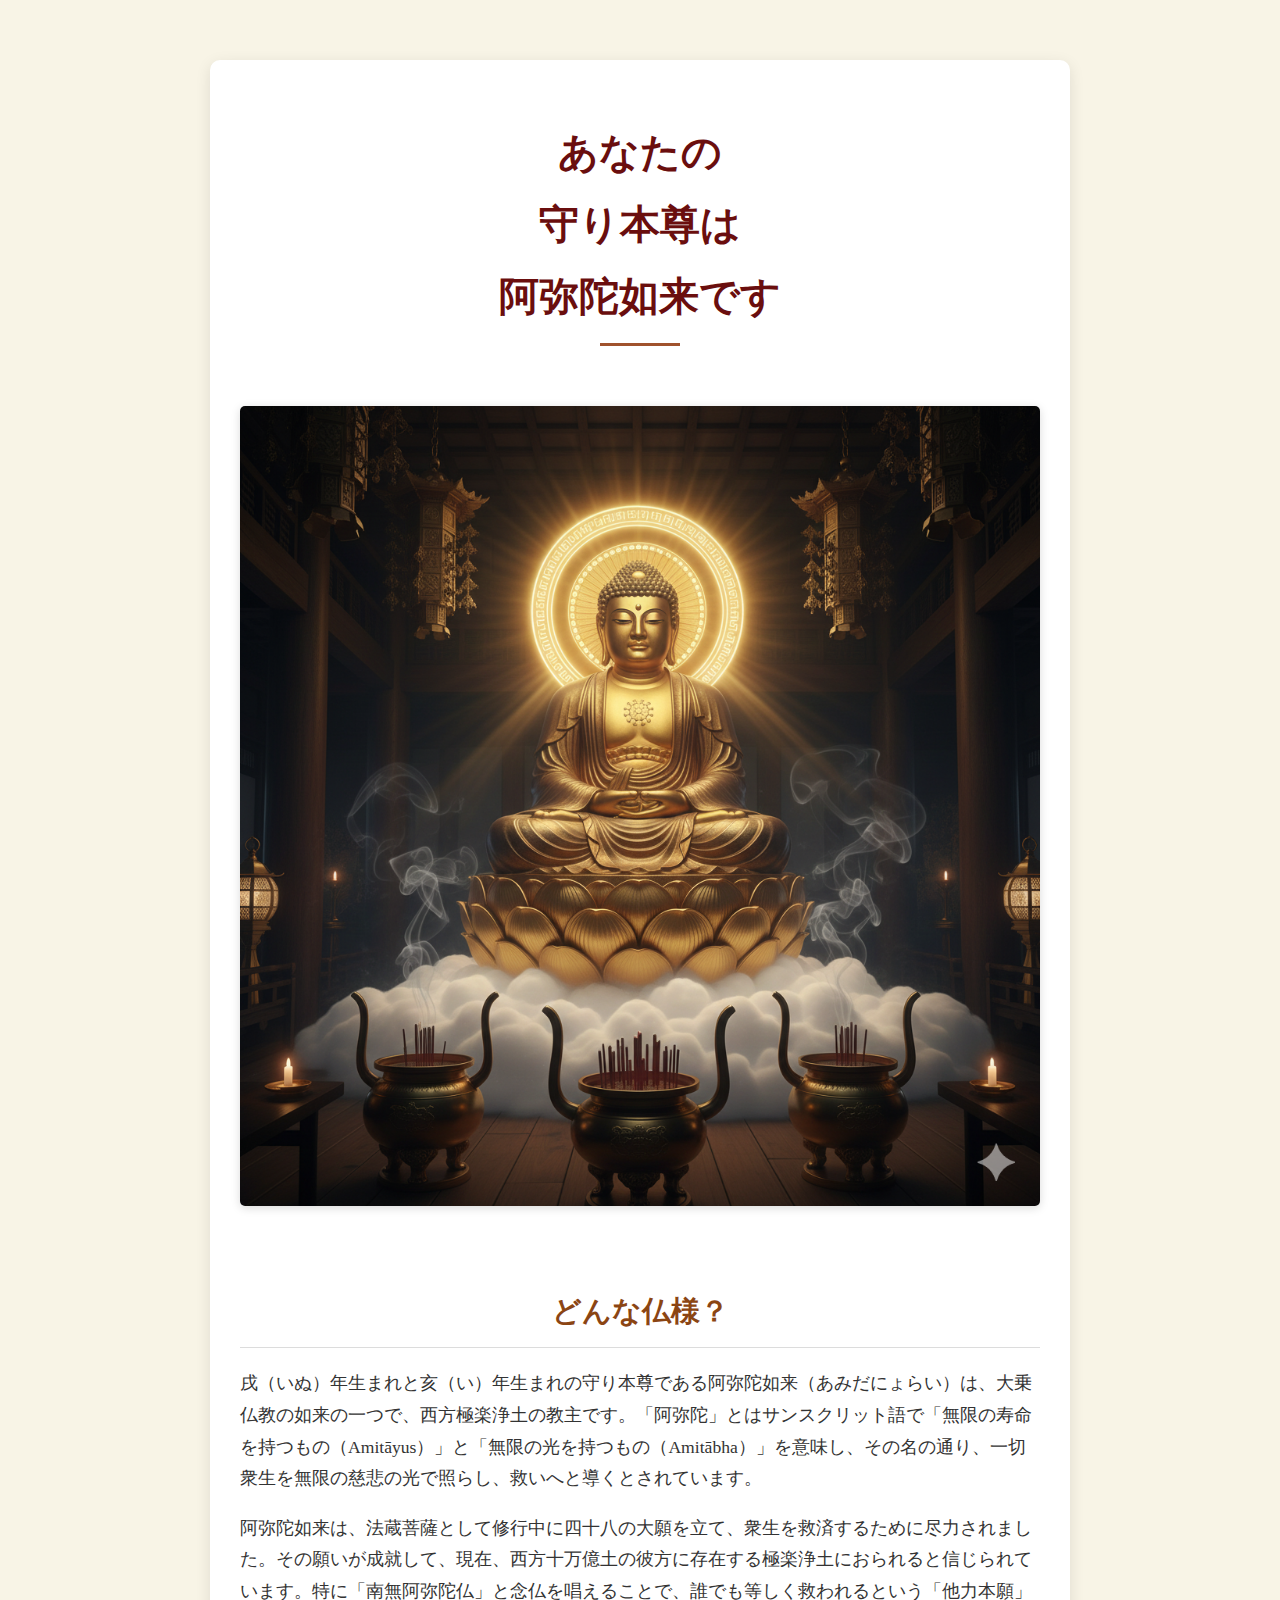
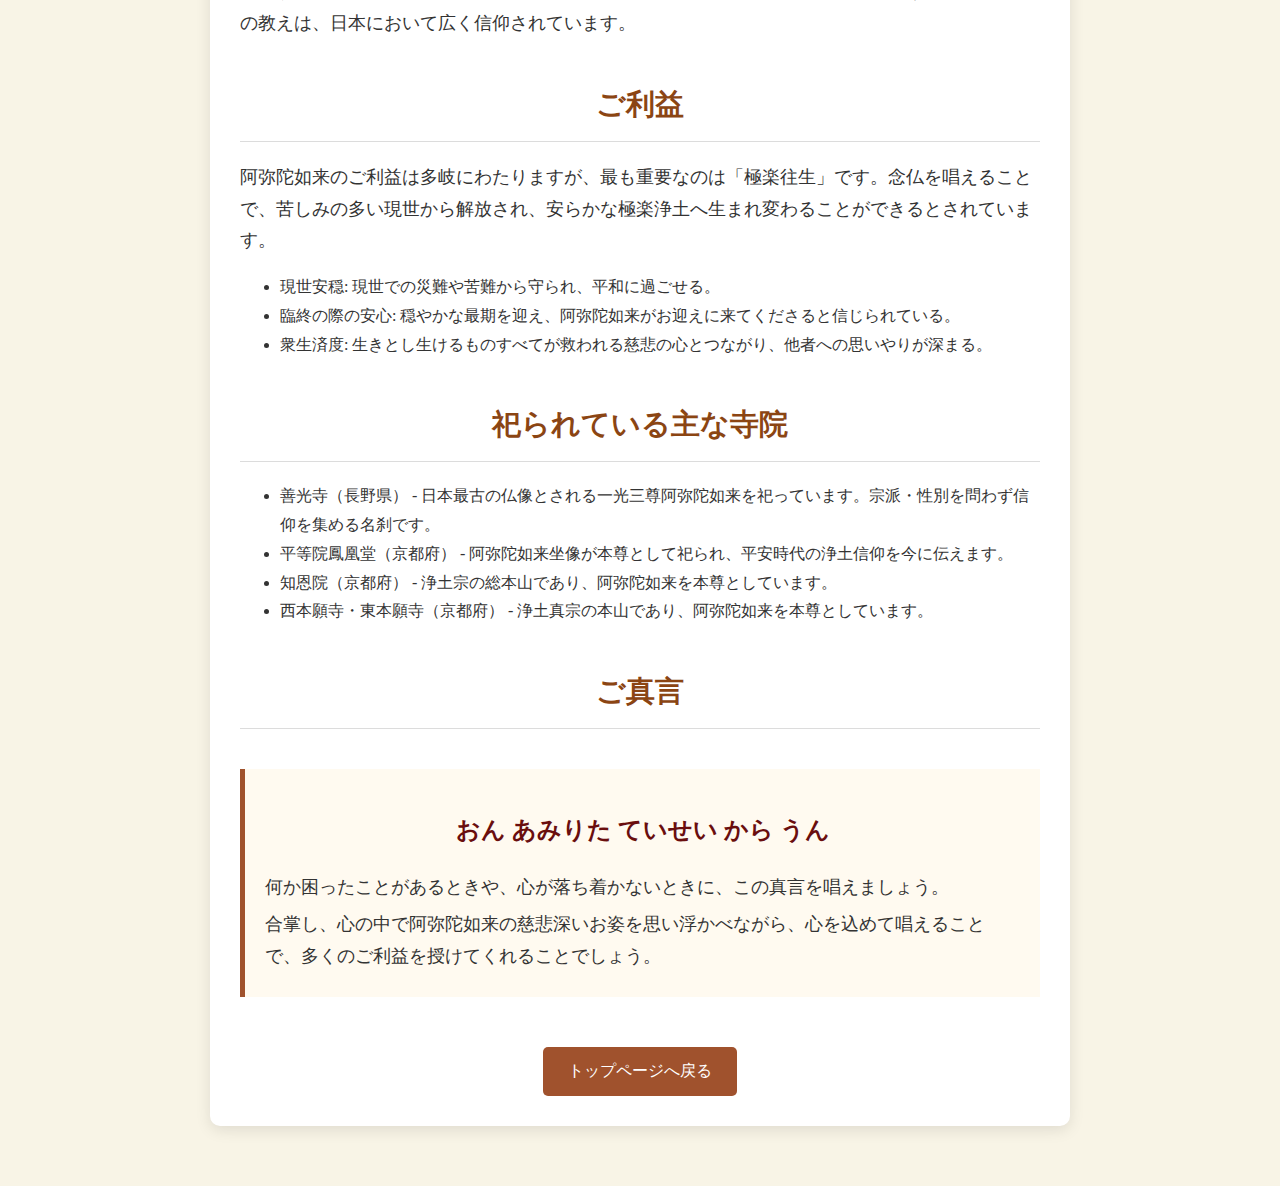
<file: amida.html>
<!DOCTYPE html>
<html lang="ja">
<head>
    <meta charset="UTF-8">
    <meta name="viewport" content="width=device-width, initial-scale=1.0">
    <title>阿弥陀如来 - あなたの守り本尊</title>
    <link rel="stylesheet" href="style.css">
</head>
<body class="intro-page-body"> 
    
    <div class="container">
        
        <h1>あなたの<br>守り本尊は<br>阿弥陀如来です</h1>
        
        <img src="amida.png" alt="阿弥陀如来の画像" class="buddha-image"> 
        
        <h2>どんな仏様？</h2>
        <div class="description-section">
            <p>戌（いぬ）年生まれと亥（い）年生まれの守り本尊である阿弥陀如来（あみだにょらい）は、大乗仏教の如来の一つで、西方極楽浄土の教主です。「阿弥陀」とはサンスクリット語で「無限の寿命を持つもの（Amitāyus）」と「無限の光を持つもの（Amitābha）」を意味し、その名の通り、一切衆生を無限の慈悲の光で照らし、救いへと導くとされています。</p>
            <p>阿弥陀如来は、法蔵菩薩として修行中に四十八の大願を立て、衆生を救済するために尽力されました。その願いが成就して、現在、西方十万億土の彼方に存在する極楽浄土におられると信じられています。特に「南無阿弥陀仏」と念仏を唱えることで、誰でも等しく救われるという「他力本願」の教えは、日本において広く信仰されています。</p>
        </div>

        <h2>ご利益</h2>
        <div class="description-section">
            <p>阿弥陀如来のご利益は多岐にわたりますが、最も重要なのは「極楽往生」です。念仏を唱えることで、苦しみの多い現世から解放され、安らかな極楽浄土へ生まれ変わることができるとされています。</p>
            <ul>
                <li>現世安穏: 現世での災難や苦難から守られ、平和に過ごせる。</li>
                <li>臨終の際の安心: 穏やかな最期を迎え、阿弥陀如来がお迎えに来てくださると信じられている。</li>
                <li>衆生済度: 生きとし生けるものすべてが救われる慈悲の心とつながり、他者への思いやりが深まる。</li>
            </ul>
        </div>

        <h2>祀られている主な寺院</h2>
        <div class="description-section">
            <ul>
                <li>善光寺（長野県） - 日本最古の仏像とされる一光三尊阿弥陀如来を祀っています。宗派・性別を問わず信仰を集める名刹です。</li>
                <li>平等院鳳凰堂（京都府） - 阿弥陀如来坐像が本尊として祀られ、平安時代の浄土信仰を今に伝えます。</li>
                <li>知恩院（京都府） - 浄土宗の総本山であり、阿弥陀如来を本尊としています。</li>
                <li>西本願寺・東本願寺（京都府） - 浄土真宗の本山であり、阿弥陀如来を本尊としています。</li>
            </ul>
        </div>

        <h2>ご真言</h2>
        <div class="mantra-section">
            <p class="mantra-text">おん あみりた ていせい から うん</p>
            <p>何か困ったことがあるときや、心が落ち着かないときに、この真言を唱えましょう。</p>
            <p>合掌し、心の中で阿弥陀如来の慈悲深いお姿を思い浮かべながら、心を込めて唱えることで、多くのご利益を授けてくれることでしょう。</p>
        </div>

        <a href="index.html" class="back-link">トップページへ戻る</a>
        
    </div> </body>
</html>
</file>
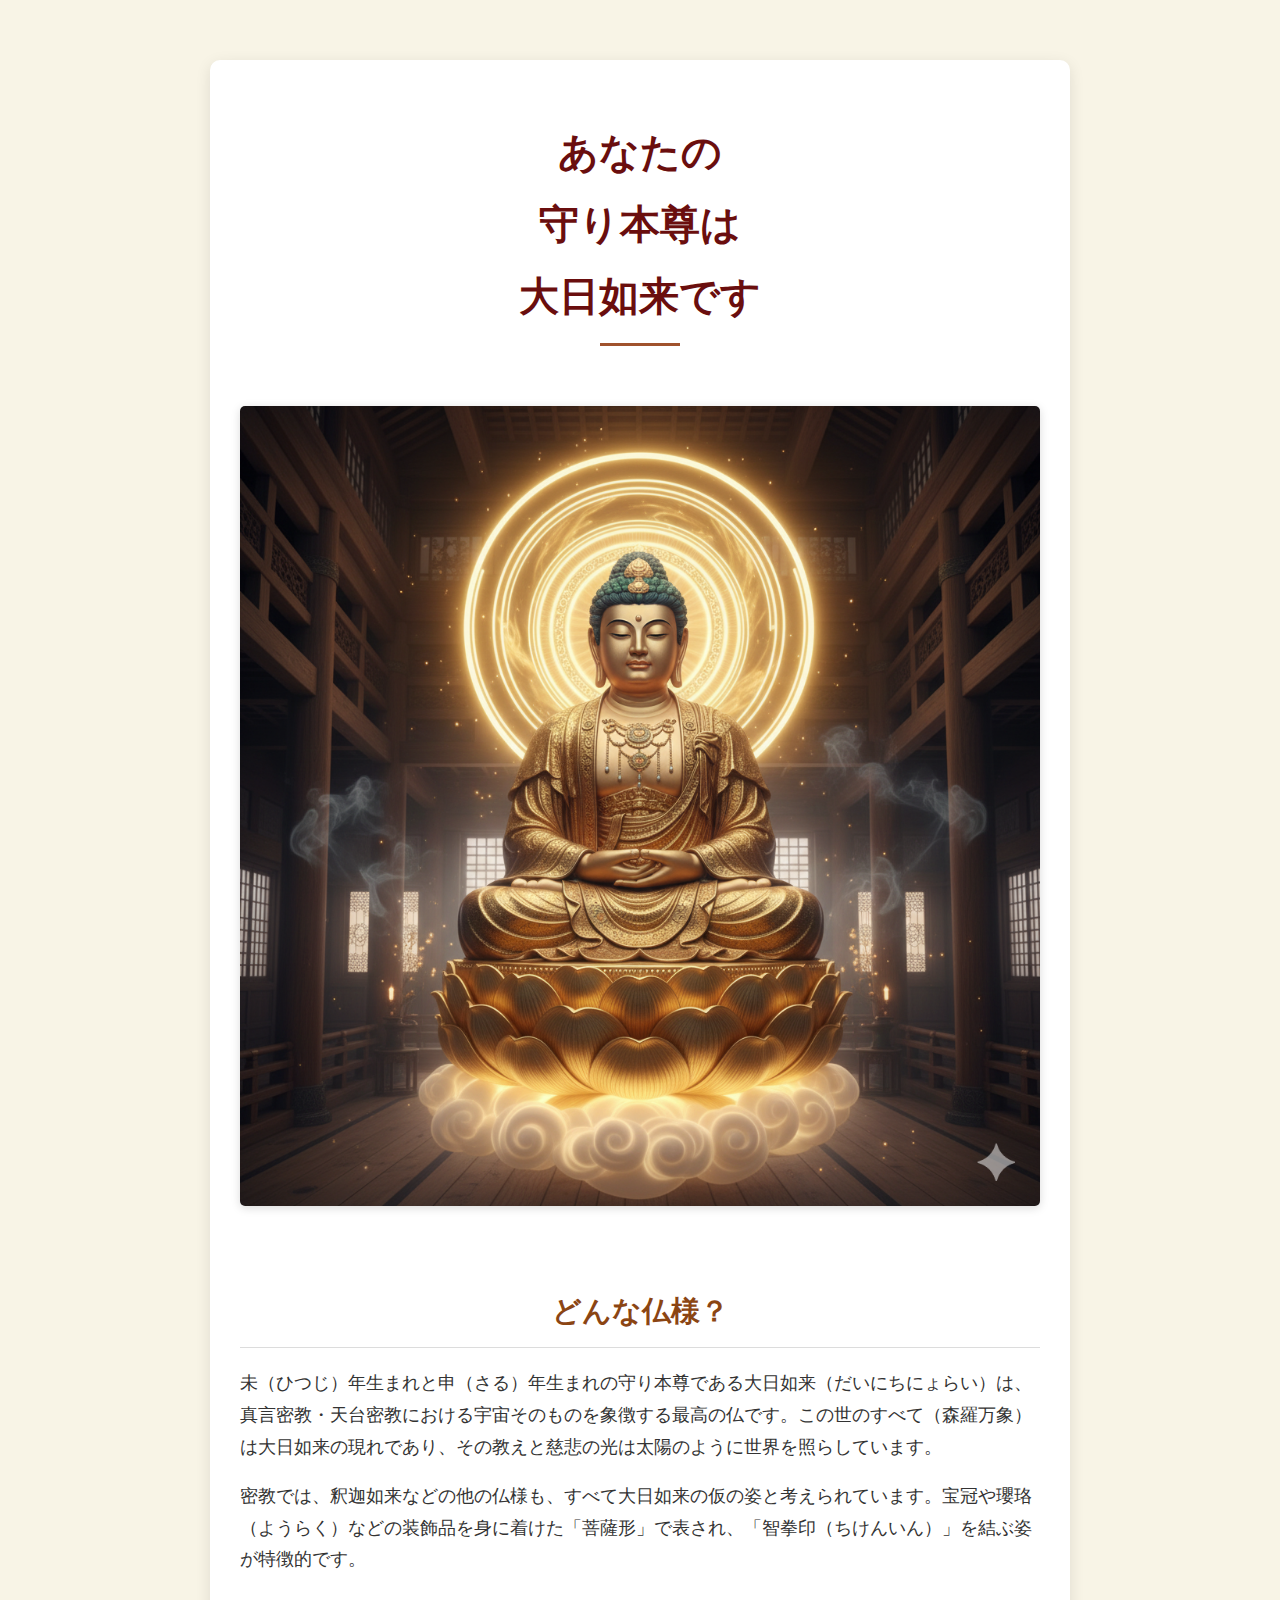
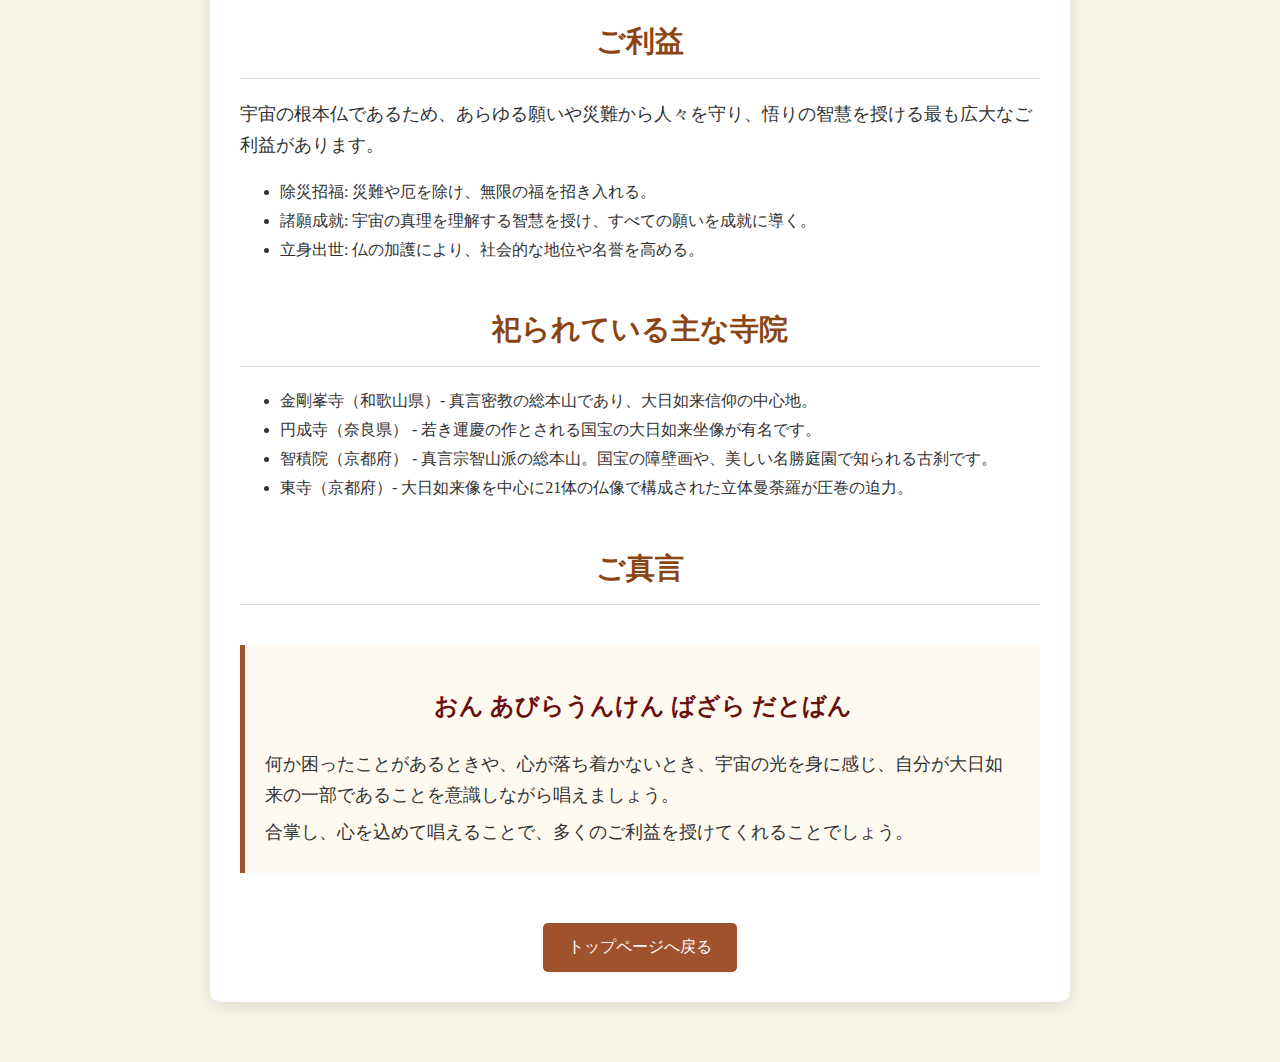
<file: dainichi.html>
<!DOCTYPE html>
<html lang="ja">
<head>
    <meta charset="UTF-8">
    <meta name="viewport" content="width=device-width, initial-scale=1.0">
    <title>大日如来 - あなたの守り本尊</title>
    <link rel="stylesheet" href="style.css">
</head>
<body class="intro-page-body">
    <div class="container">
        <h1>あなたの<br>守り本尊は<br>大日如来です</h1>
        
        <img src="dainichi.png" alt="大日如来の画像" class="buddha-image"> 
        
        <h2>どんな仏様？</h2>
        <div class="description-section">
            <p>未（ひつじ）年生まれと申（さる）年生まれの守り本尊である大日如来（だいにちにょらい）は、真言密教・天台密教における宇宙そのものを象徴する最高の仏です。この世のすべて（森羅万象）は大日如来の現れであり、その教えと慈悲の光は太陽のように世界を照らしています。</p>
            <p>密教では、釈迦如来などの他の仏様も、すべて大日如来の仮の姿と考えられています。宝冠や瓔珞（ようらく）などの装飾品を身に着けた「菩薩形」で表され、「智拳印（ちけんいん）」を結ぶ姿が特徴的です。</p>
        </div>

        <h2>ご利益</h2>
        <div class="description-section">
            <p>宇宙の根本仏であるため、あらゆる願いや災難から人々を守り、悟りの智慧を授ける最も広大なご利益があります。</p>
            <ul>
                <li>除災招福: 災難や厄を除け、無限の福を招き入れる。</li>
                <li>諸願成就: 宇宙の真理を理解する智慧を授け、すべての願いを成就に導く。</li>
                <li>立身出世: 仏の加護により、社会的な地位や名誉を高める。</li>
            </ul>
        </div>

        <h2>祀られている主な寺院</h2>
        <div class="description-section">
            <ul>
                <li>金剛峯寺（和歌山県）- 真言密教の総本山であり、大日如来信仰の中心地。</li>
                <li>円成寺（奈良県） - 若き運慶の作とされる国宝の大日如来坐像が有名です。</li>
                <li>智積院（京都府） - 真言宗智山派の総本山。国宝の障壁画や、美しい名勝庭園で知られる古刹です。</li>
                <li>東寺（京都府）- 大日如来像を中心に21体の仏像で構成された立体曼荼羅が圧巻の迫力。</li>
            </ul>
        </div>

        <h2>ご真言</h2>
        <div class="mantra-section">
            <p class="mantra-text">おん あびらうんけん ばざら だとばん</p>
            <p>何か困ったことがあるときや、心が落ち着かないとき、宇宙の光を身に感じ、自分が大日如来の一部であることを意識しながら唱えましょう。</p>
            <p>合掌し、心を込めて唱えることで、多くのご利益を授けてくれることでしょう。</p>
        </div>

        <a href="index.html" class="back-link">トップページへ戻る</a>
    </div>
</body>
</html>
</file>
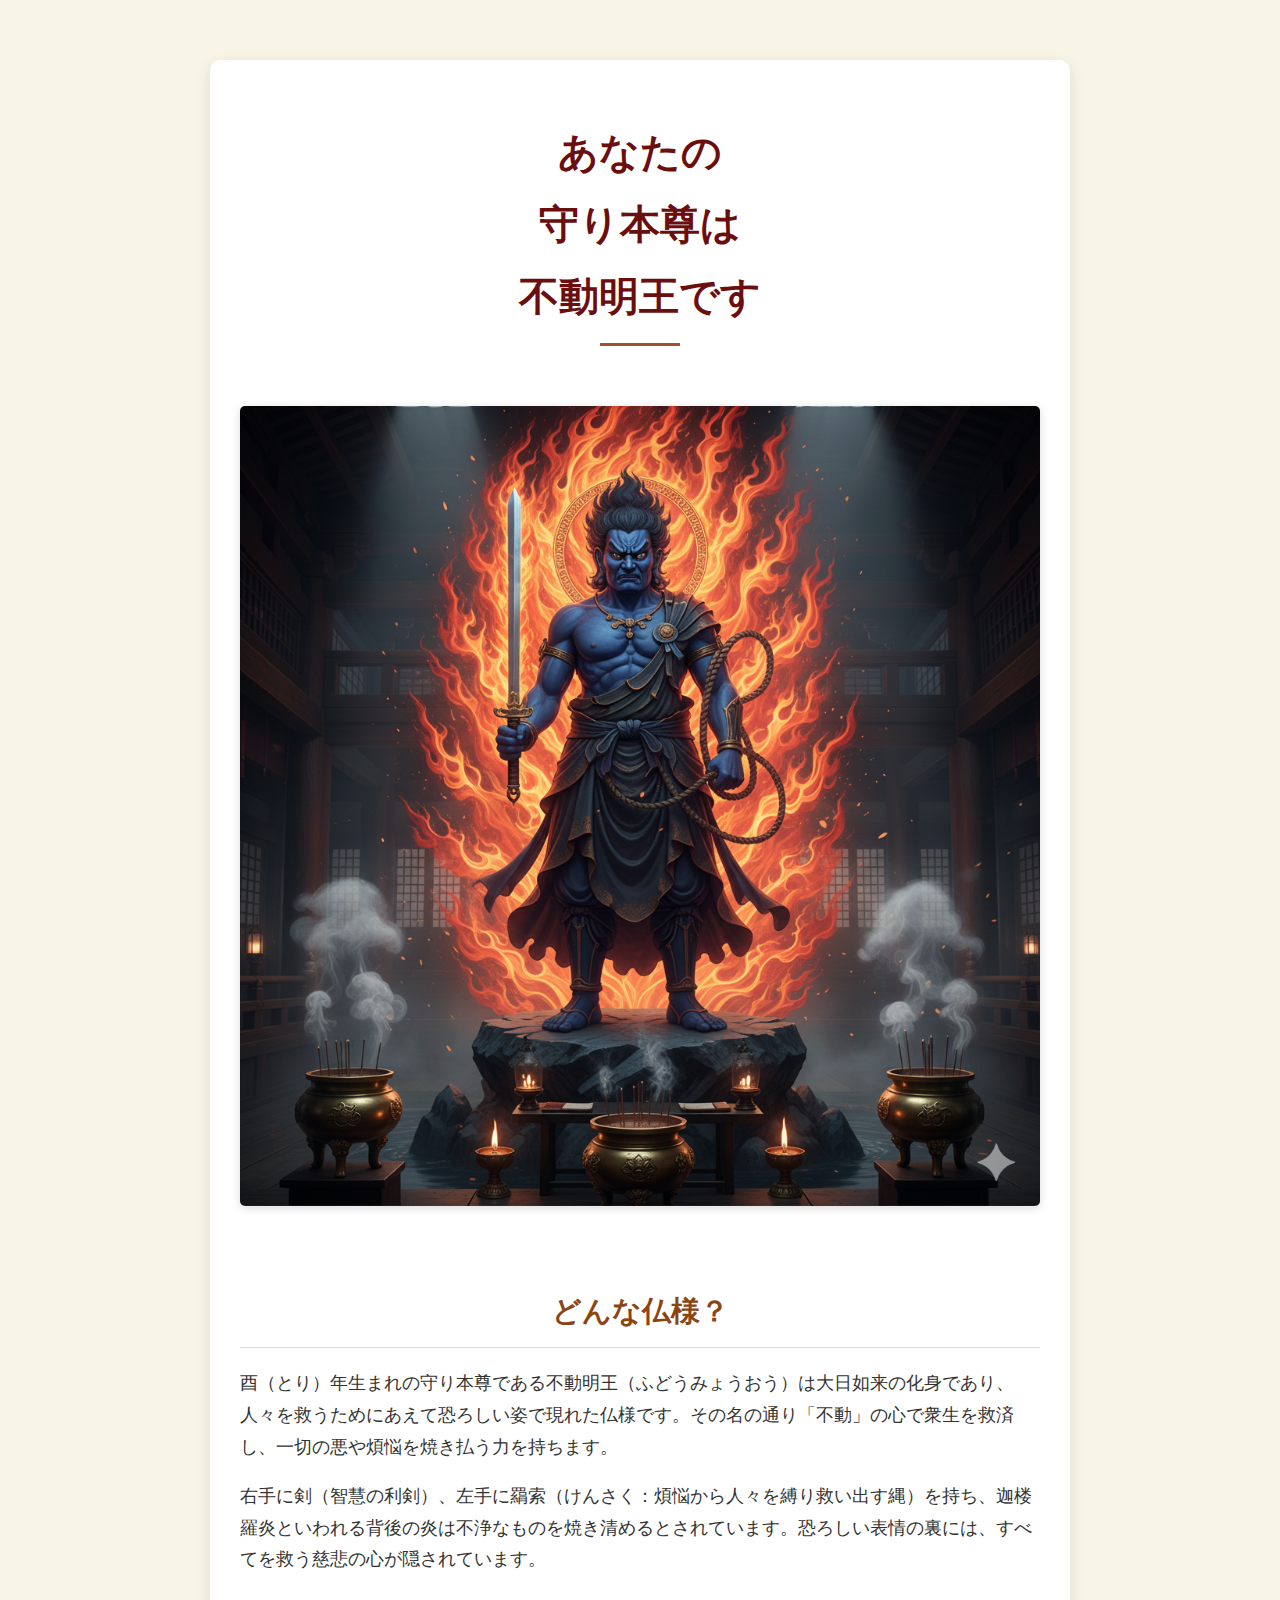
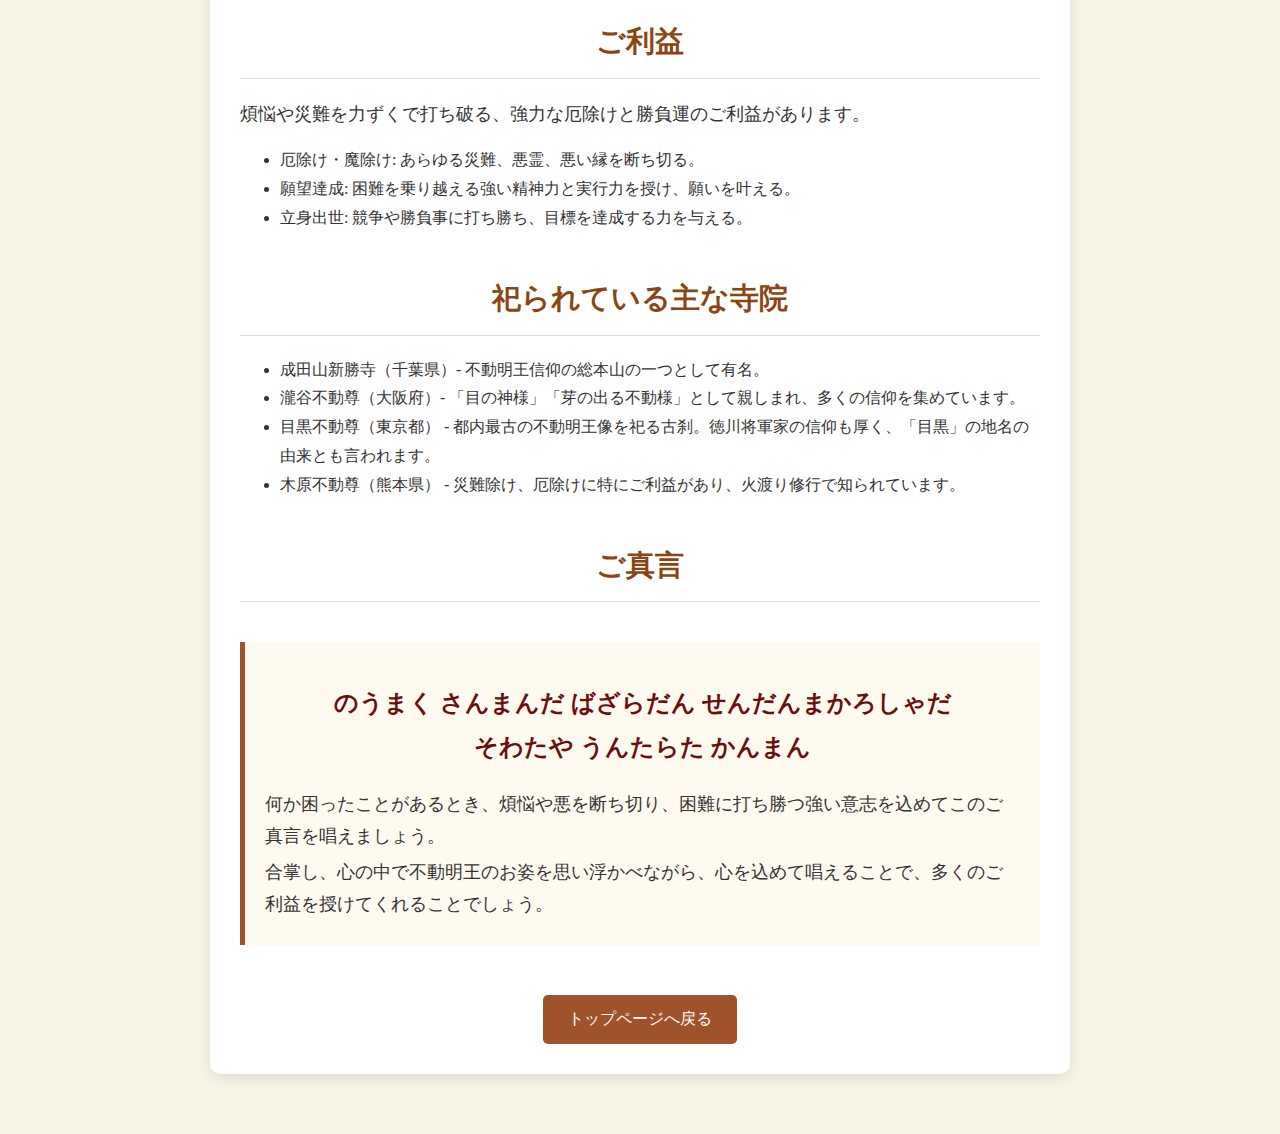
<file: fudou.html>
<!DOCTYPE html>
<html lang="ja">
<head>
    <meta charset="UTF-8">
    <meta name="viewport" content="width=device-width, initial-scale=1.0">
    <title>不動明王 - あなたの守り本尊</title>
    <link rel="stylesheet" href="style.css">
</head>
<body class="intro-page-body">
    <div class="container">
        <h1>あなたの<br>守り本尊は<br>不動明王です</h1>
        
        <img src="fudou.png" alt="不動明王の画像" class="buddha-image"> 
        
        <h2>どんな仏様？</h2>
        <div class="description-section">
            <p>酉（とり）年生まれの守り本尊である不動明王（ふどうみょうおう）は大日如来の化身であり、人々を救うためにあえて恐ろしい姿で現れた仏様です。その名の通り「不動」の心で衆生を救済し、一切の悪や煩悩を焼き払う力を持ちます。</p>
            <p>右手に剣（智慧の利剣）、左手に羂索（けんさく：煩悩から人々を縛り救い出す縄）を持ち、迦楼羅炎といわれる背後の炎は不浄なものを焼き清めるとされています。恐ろしい表情の裏には、すべてを救う慈悲の心が隠されています。</p>
        </div>

        <h2>ご利益</h2>
        <div class="description-section">
            <p>煩悩や災難を力ずくで打ち破る、強力な厄除けと勝負運のご利益があります。</p>
            <ul>
                <li>厄除け・魔除け: あらゆる災難、悪霊、悪い縁を断ち切る。</li>
                <li>願望達成: 困難を乗り越える強い精神力と実行力を授け、願いを叶える。</li>
                <li>立身出世: 競争や勝負事に打ち勝ち、目標を達成する力を与える。</li>
            </ul>
        </div>

        <h2>祀られている主な寺院</h2>
        <div class="description-section">
            <ul>
                <li>成田山新勝寺（千葉県）- 不動明王信仰の総本山の一つとして有名。</li>
                <li>瀧谷不動尊（大阪府）- 「目の神様」「芽の出る不動様」として親しまれ、多くの信仰を集めています。 </li>
                <li>目黒不動尊（東京都） - 都内最古の不動明王像を祀る古刹。徳川将軍家の信仰も厚く、「目黒」の地名の由来とも言われます。</li>
                <li>木原不動尊（熊本県） - 災難除け、厄除けに特にご利益があり、火渡り修行で知られています。</li>
            </ul>
        </div>

        <h2>ご真言</h2>
        <div class="mantra-section">
            <p class="mantra-text">のうまく さんまんだ ばざらだん せんだんまかろしゃだ<br>そわたや うんたらた かんまん</p>
            <p>何か困ったことがあるとき、煩悩や悪を断ち切り、困難に打ち勝つ強い意志を込めてこのご真言を唱えましょう。</p>
            <p>合掌し、心の中で不動明王のお姿を思い浮かべながら、心を込めて唱えることで、多くのご利益を授けてくれることでしょう。</p>
        </div>

        <a href="index.html" class="back-link">トップページへ戻る</a>
    </div>
</body>
</html>
</file>
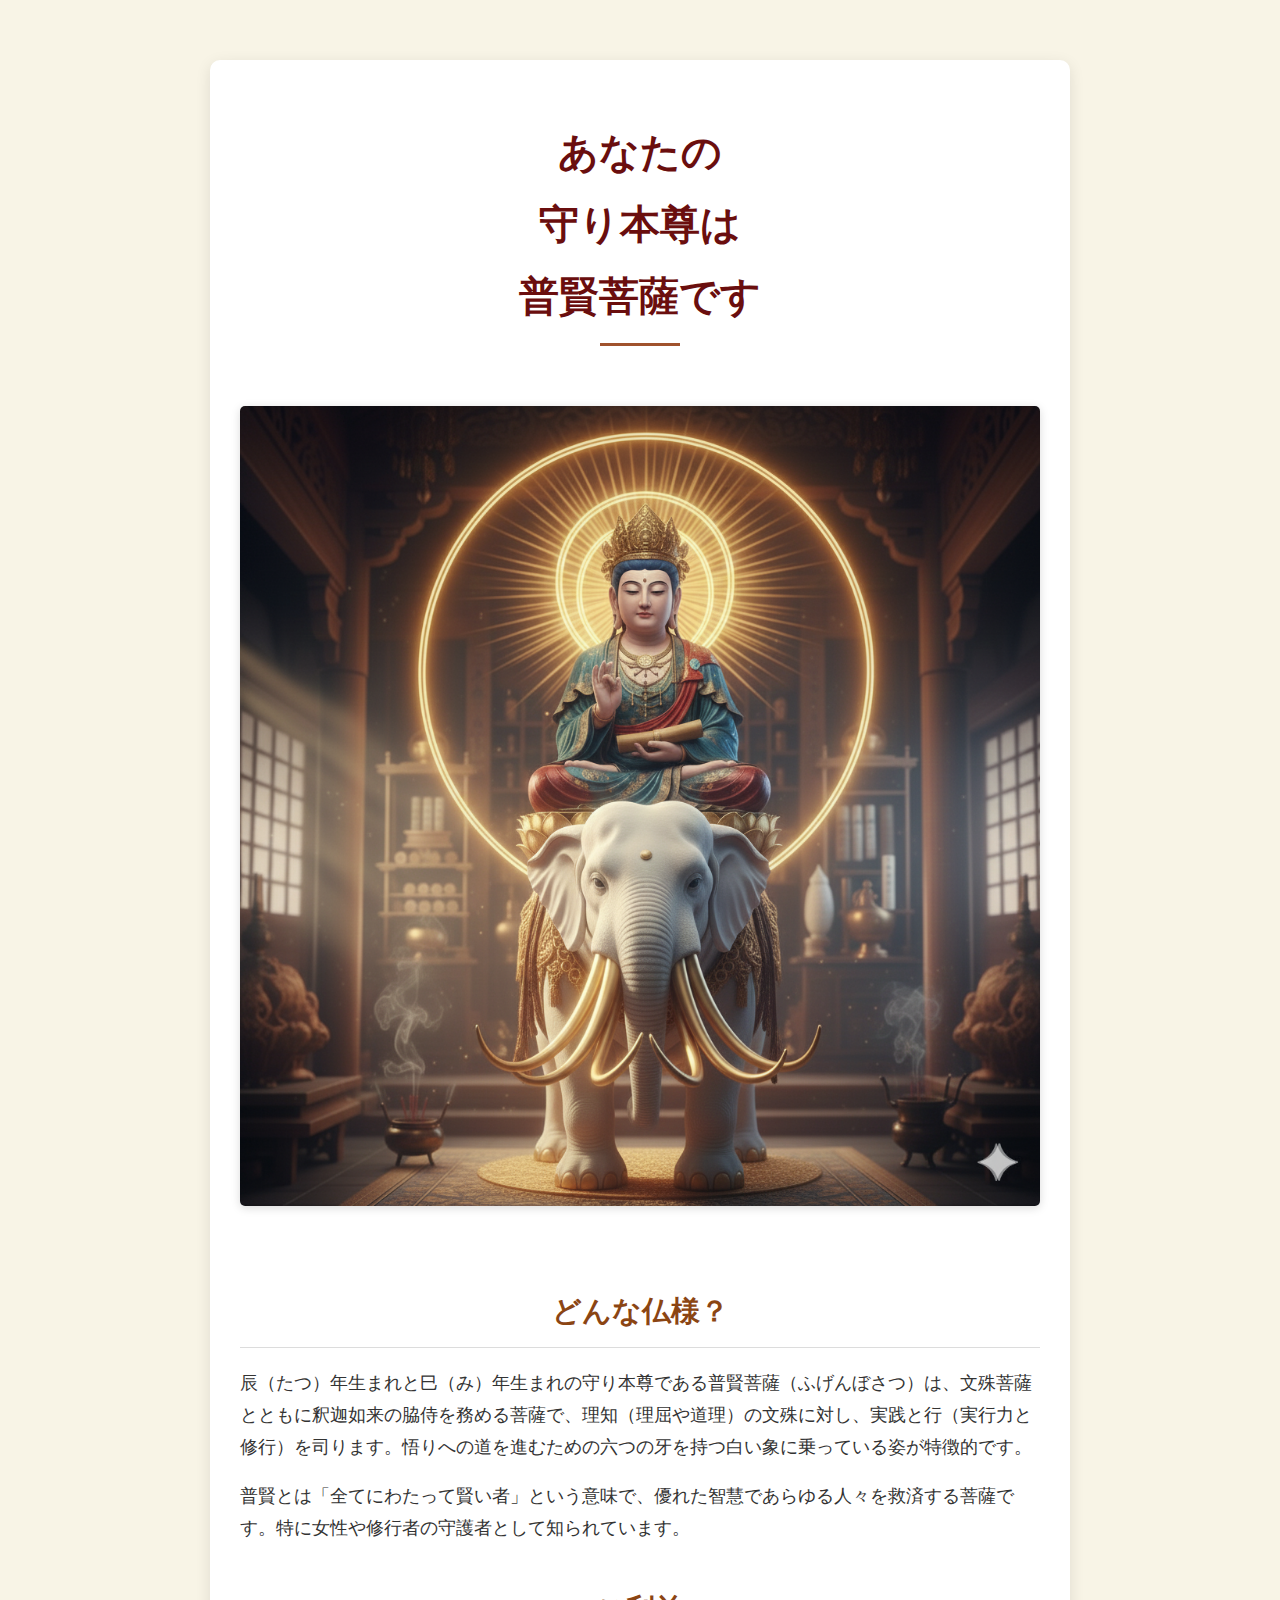
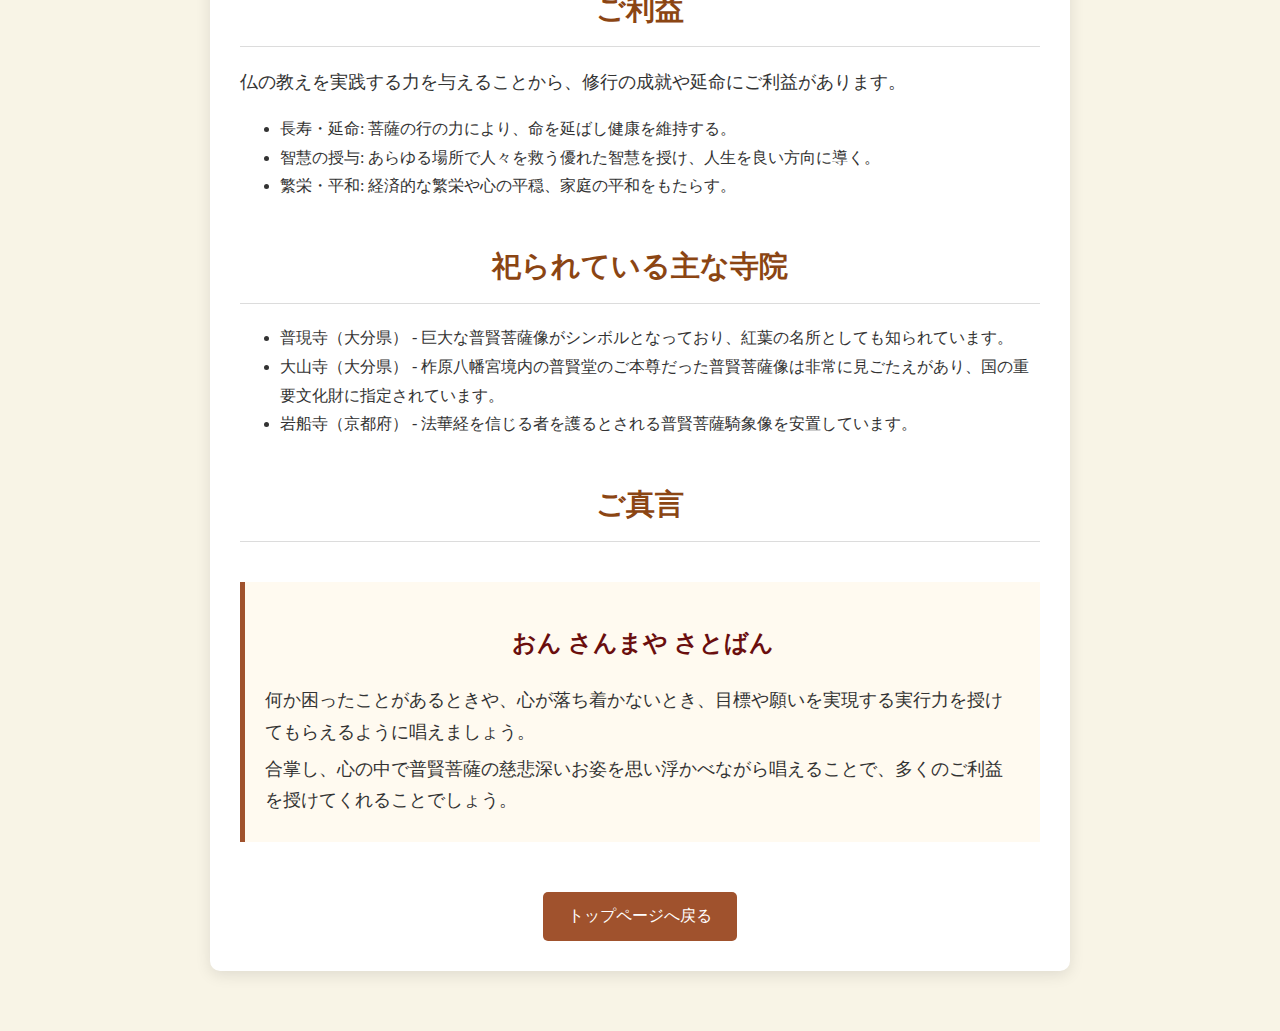
<file: fugen.html>
<!DOCTYPE html>
<html lang="ja">
<head>
    <meta charset="UTF-8">
    <meta name="viewport" content="width=device-width, initial-scale=1.0">
    <title>普賢菩薩 - あなたの守り本尊</title>
    <link rel="stylesheet" href="style.css">
</head>
<body class="intro-page-body">
    <div class="container">
        <h1>あなたの<br>守り本尊は<br>普賢菩薩です</h1>
        
        <img src="fugen.png" alt="普賢菩薩の画像" class="buddha-image"> 
        
        <h2>どんな仏様？</h2>
        <div class="description-section">
            <p>辰（たつ）年生まれと巳（み）年生まれの守り本尊である普賢菩薩（ふげんぼさつ）は、文殊菩薩とともに釈迦如来の脇侍を務める菩薩で、理知（理屈や道理）の文殊に対し、実践と行（実行力と修行）を司ります。悟りへの道を進むための六つの牙を持つ白い象に乗っている姿が特徴的です。</p>
            <p>普賢とは「全てにわたって賢い者」という意味で、優れた智慧であらゆる人々を救済する菩薩です。特に女性や修行者の守護者として知られています。</p>
        </div>

        <h2>ご利益</h2>
        <div class="description-section">
            <p>仏の教えを実践する力を与えることから、修行の成就や延命にご利益があります。</p>
            <ul>
                <li>長寿・延命: 菩薩の行の力により、命を延ばし健康を維持する。</li>
                <li>智慧の授与: あらゆる場所で人々を救う優れた智慧を授け、人生を良い方向に導く。</li>
                <li>繁栄・平和: 経済的な繁栄や心の平穏、家庭の平和をもたらす。</li>
            </ul>
        </div>

        <h2>祀られている主な寺院</h2>
        <div class="description-section">
            <ul>
                <li>普現寺（大分県） - 巨大な普賢菩薩像がシンボルとなっており、紅葉の名所としても知られています。</li>
                <li>大山寺（大分県） - 柞原八幡宮境内の普賢堂のご本尊だった普賢菩薩像は非常に見ごたえがあり、国の重要文化財に指定されています。</li>
                <li>岩船寺（京都府） - 法華経を信じる者を護るとされる普賢菩薩騎象像を安置しています。</li>
            </ul>
        </div>

        <h2>ご真言</h2>
        <div class="mantra-section">
            <p class="mantra-text">おん さんまや さとばん</p>
            <p>何か困ったことがあるときや、心が落ち着かないとき、目標や願いを実現する実行力を授けてもらえるように唱えましょう。</p>
            <p>合掌し、心の中で普賢菩薩の慈悲深いお姿を思い浮かべながら唱えることで、多くのご利益を授けてくれることでしょう。</p>
        </div>

        <a href="index.html" class="back-link">トップページへ戻る</a>
    </div>
</body>
</html>
</file>
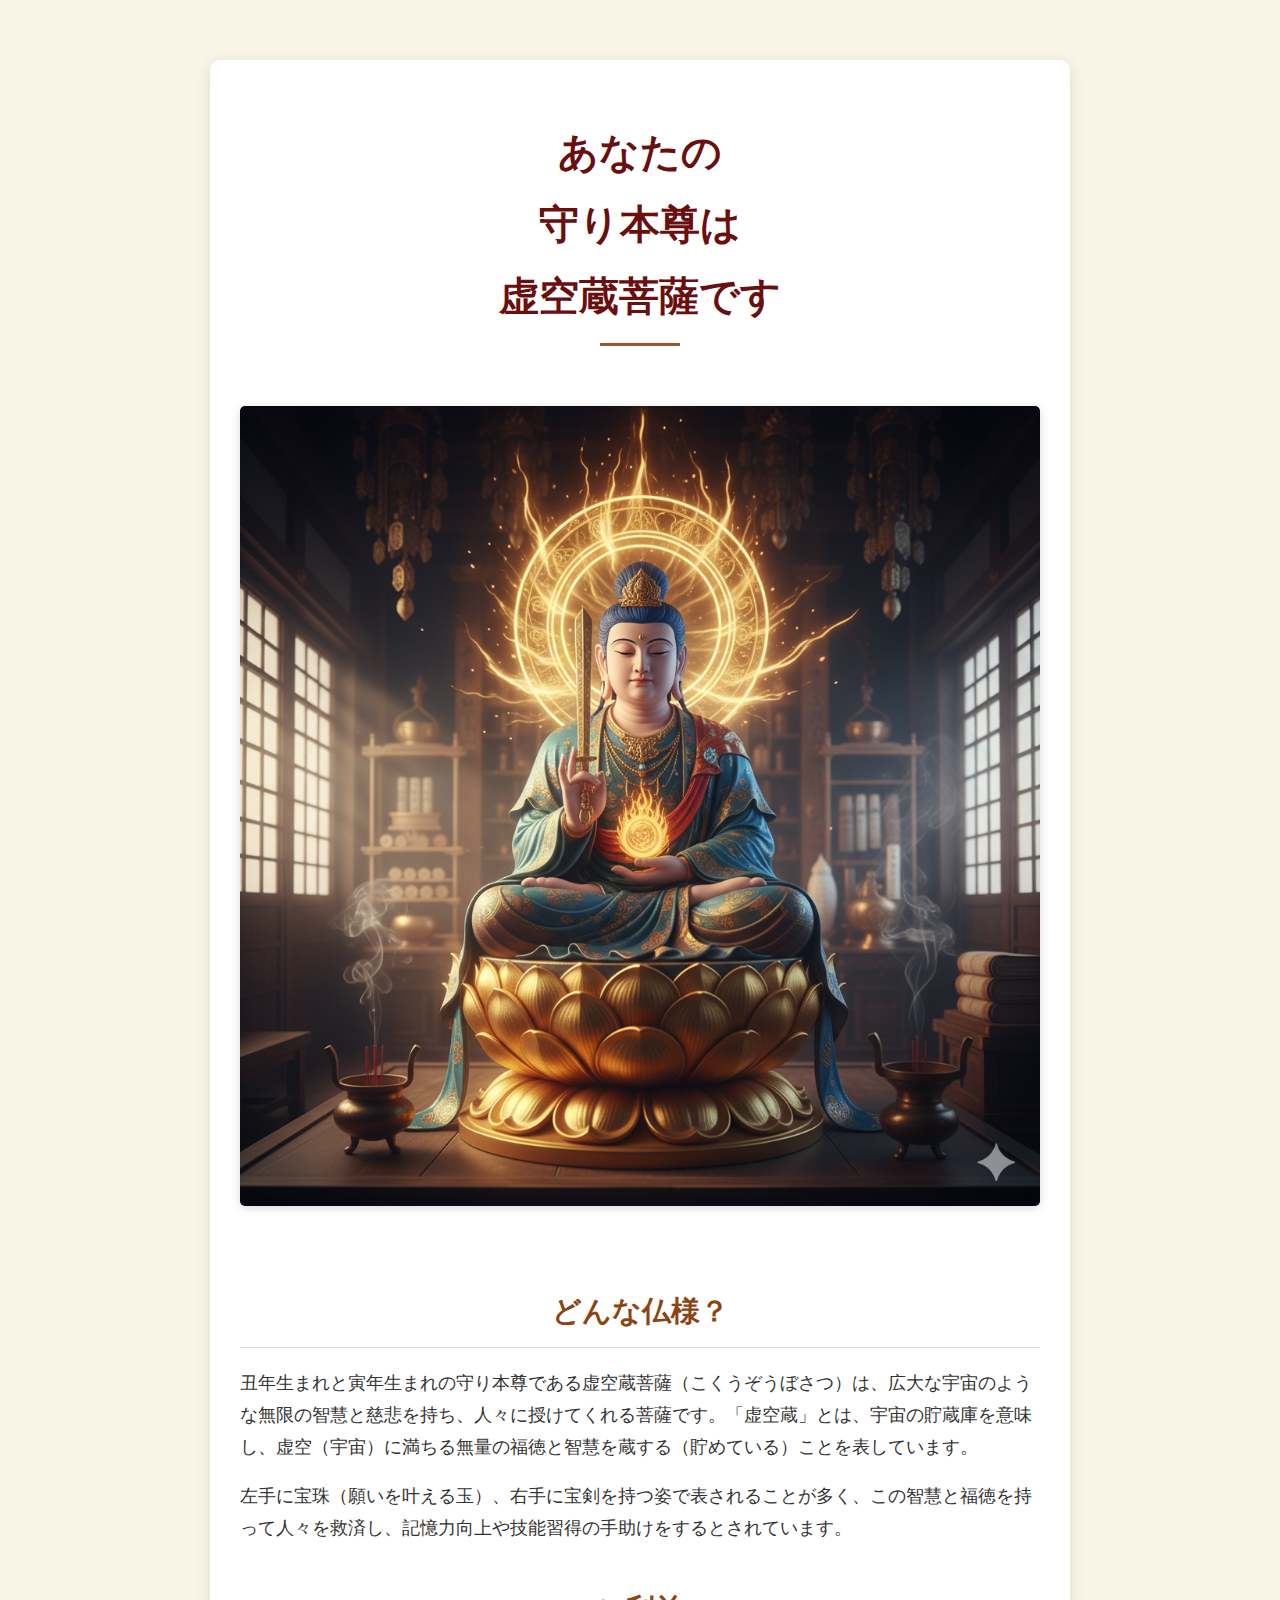
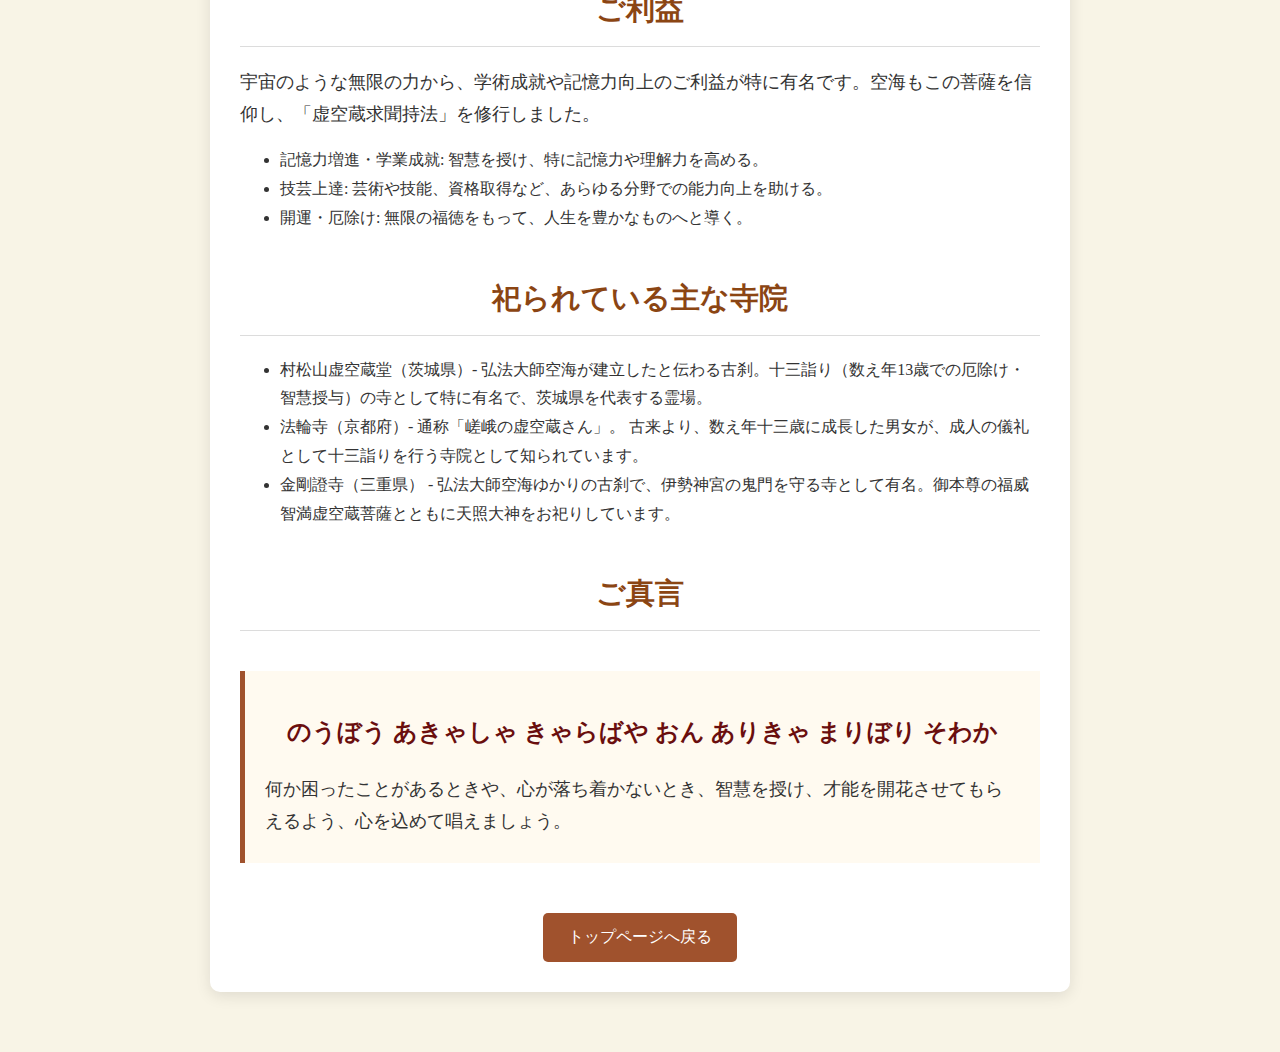
<file: kokuzou.html>
<!DOCTYPE html>
<html lang="ja">
<head>
    <meta charset="UTF-8">
    <meta name="viewport" content="width=device-width, initial-scale=1.0">
    <title>虚空蔵菩薩 - あなたの守り本尊</title>
    <link rel="stylesheet" href="style.css">
</head>
<body class="intro-page-body">
    <div class="container">
        <h1>あなたの<br>守り本尊は<br>虚空蔵菩薩です</h1>
        
        <img src="kokuzou.png" alt="虚空蔵菩薩の画像" class="buddha-image"> 
        
        <h2>どんな仏様？</h2>
        <div class="description-section">
            <p>丑年生まれと寅年生まれの守り本尊である虚空蔵菩薩（こくうぞうぼさつ）は、広大な宇宙のような無限の智慧と慈悲を持ち、人々に授けてくれる菩薩です。「虚空蔵」とは、宇宙の貯蔵庫を意味し、虚空（宇宙）に満ちる無量の福徳と智慧を蔵する（貯めている）ことを表しています。</p>
            <p>左手に宝珠（願いを叶える玉）、右手に宝剣を持つ姿で表されることが多く、この智慧と福徳を持って人々を救済し、記憶力向上や技能習得の手助けをするとされています。</p>
        </div>

        <h2>ご利益</h2>
        <div class="description-section">
            <p>宇宙のような無限の力から、学術成就や記憶力向上のご利益が特に有名です。空海もこの菩薩を信仰し、「虚空蔵求聞持法」を修行しました。</p>
            <ul>
                <li>記憶力増進・学業成就: 智慧を授け、特に記憶力や理解力を高める。</li>
                <li>技芸上達: 芸術や技能、資格取得など、あらゆる分野での能力向上を助ける。</li>
                <li>開運・厄除け: 無限の福徳をもって、人生を豊かなものへと導く。</li>
            </ul>
        </div>

        <h2>祀られている主な寺院</h2>
        <div class="description-section">
            <ul>
                <li>村松山虚空蔵堂（茨城県）- 弘法大師空海が建立したと伝わる古刹。十三詣り（数え年13歳での厄除け・智慧授与）の寺として特に有名で、茨城県を代表する霊場。</li>
                <li>法輪寺（京都府）- 通称「嵯峨の虚空蔵さん」。 古来より、数え年十三歳に成長した男女が、成人の儀礼として十三詣りを行う寺院として知られています。</li>
                <li>金剛證寺（三重県） - 弘法大師空海ゆかりの古刹で、伊勢神宮の鬼門を守る寺として有名。御本尊の福威智満虚空蔵菩薩とともに天照大神をお祀りしています。</li>
            </ul>
        </div>

        <h2>ご真言</h2>
        <div class="mantra-section">
            <p class="mantra-text">のうぼう あきゃしゃ きゃらばや おん ありきゃ まりぼり そわか</p>
            <p>何か困ったことがあるときや、心が落ち着かないとき、智慧を授け、才能を開花させてもらえるよう、心を込めて唱えましょう。</p>
        </div>

        <a href="index.html" class="back-link">トップページへ戻る</a>
    </div>
</body>
</html>
</file>
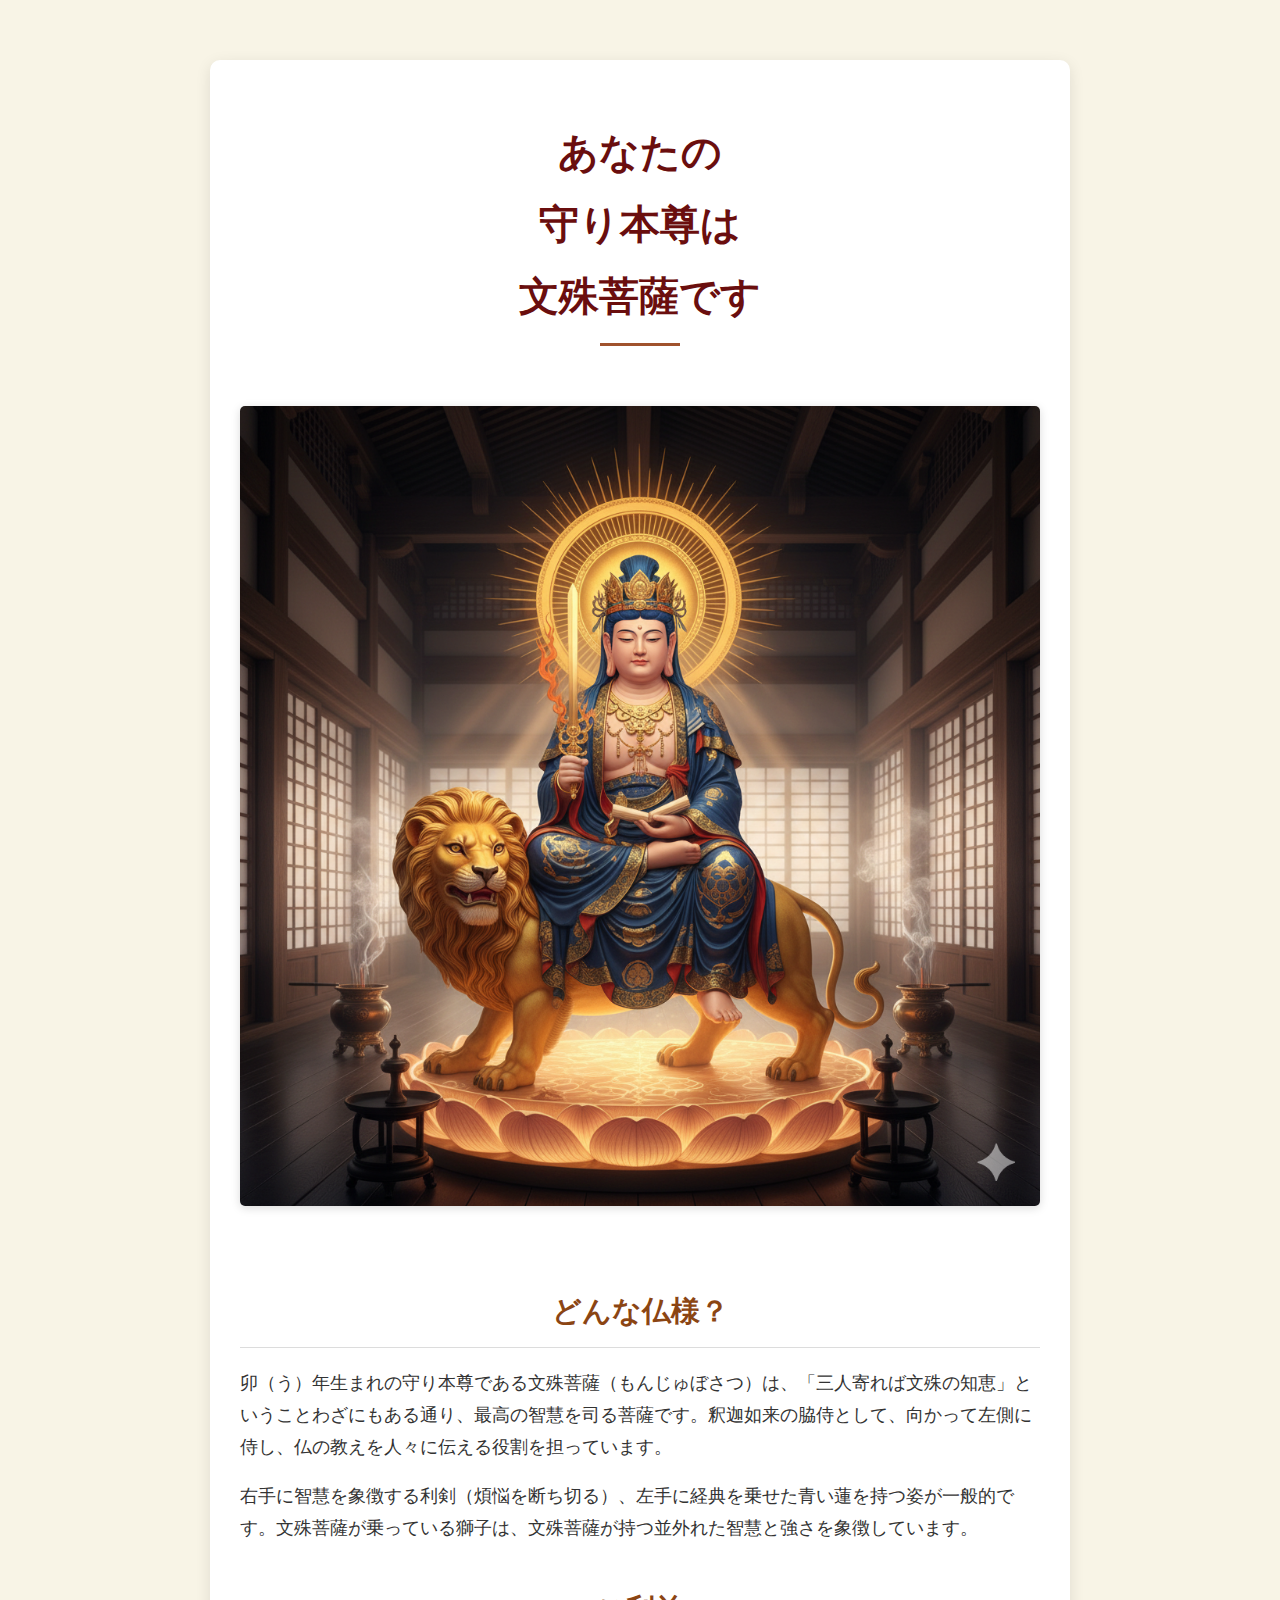
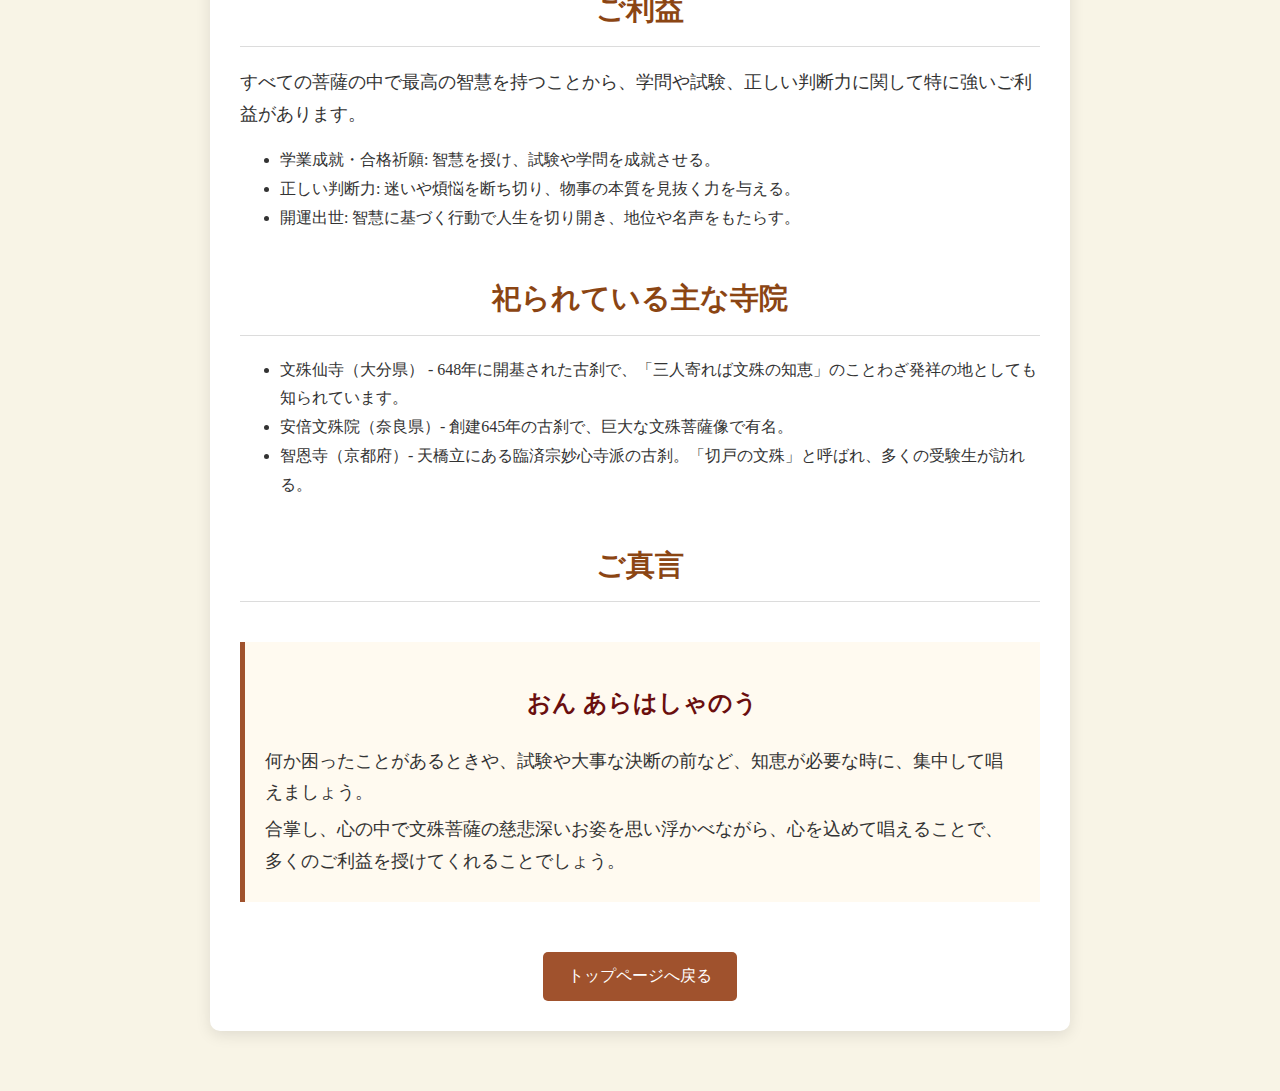
<file: monju.html>
<!DOCTYPE html>
<html lang="ja">
<head>
    <meta charset="UTF-8">
    <meta name="viewport" content="width=device-width, initial-scale=1.0">
    <title>文殊菩薩 - あなたの守り本尊</title>
    <link rel="stylesheet" href="style.css">
</head>
<body class="intro-page-body">
    <div class="container">
        <h1>あなたの<br>守り本尊は<br>文殊菩薩です</h1>
        
        <img src="monju.png" alt="文殊菩薩の画像" class="buddha-image"> 
        
        <h2>どんな仏様？</h2>
        <div class="description-section">
            <p>卯（う）年生まれの守り本尊である文殊菩薩（もんじゅぼさつ）は、「三人寄れば文殊の知恵」ということわざにもある通り、最高の智慧を司る菩薩です。釈迦如来の脇侍として、向かって左側に侍し、仏の教えを人々に伝える役割を担っています。</p>
            <p>右手に智慧を象徴する利剣（煩悩を断ち切る）、左手に経典を乗せた青い蓮を持つ姿が一般的です。文殊菩薩が乗っている獅子は、文殊菩薩が持つ並外れた智慧と強さを象徴しています。</p>
        </div>

        <h2>ご利益</h2>
        <div class="description-section">
            <p>すべての菩薩の中で最高の智慧を持つことから、学問や試験、正しい判断力に関して特に強いご利益があります。</p>
            <ul>
                <li>学業成就・合格祈願: 智慧を授け、試験や学問を成就させる。</li>
                <li>正しい判断力: 迷いや煩悩を断ち切り、物事の本質を見抜く力を与える。</li>
                <li>開運出世: 智慧に基づく行動で人生を切り開き、地位や名声をもたらす。</li>
            </ul>
        </div>

        <h2>祀られている主な寺院</h2>
        <div class="description-section">
            <ul>
                <li>文殊仙寺（大分県） - 648年に開基された古刹で、「三人寄れば文殊の知恵」のことわざ発祥の地としても知られています。</li>
                <li>安倍文殊院（奈良県）- 創建645年の古刹で、巨大な文殊菩薩像で有名。</li>
                <li>智恩寺（京都府）- 天橋立にある臨済宗妙心寺派の古刹。「切戸の文殊」と呼ばれ、多くの受験生が訪れる。</li>
            </ul>
        </div>

        <h2>ご真言</h2>
        <div class="mantra-section">
            <p class="mantra-text">おん あらはしゃのう</p>
            <p>何か困ったことがあるときや、試験や大事な決断の前など、知恵が必要な時に、集中して唱えましょう。</p>
            <p>合掌し、心の中で文殊菩薩の慈悲深いお姿を思い浮かべながら、心を込めて唱えることで、多くのご利益を授けてくれることでしょう。</p>
        </div>

        <a href="index.html" class="back-link">トップページへ戻る</a>
    </div>
</body>
</html>
</file>
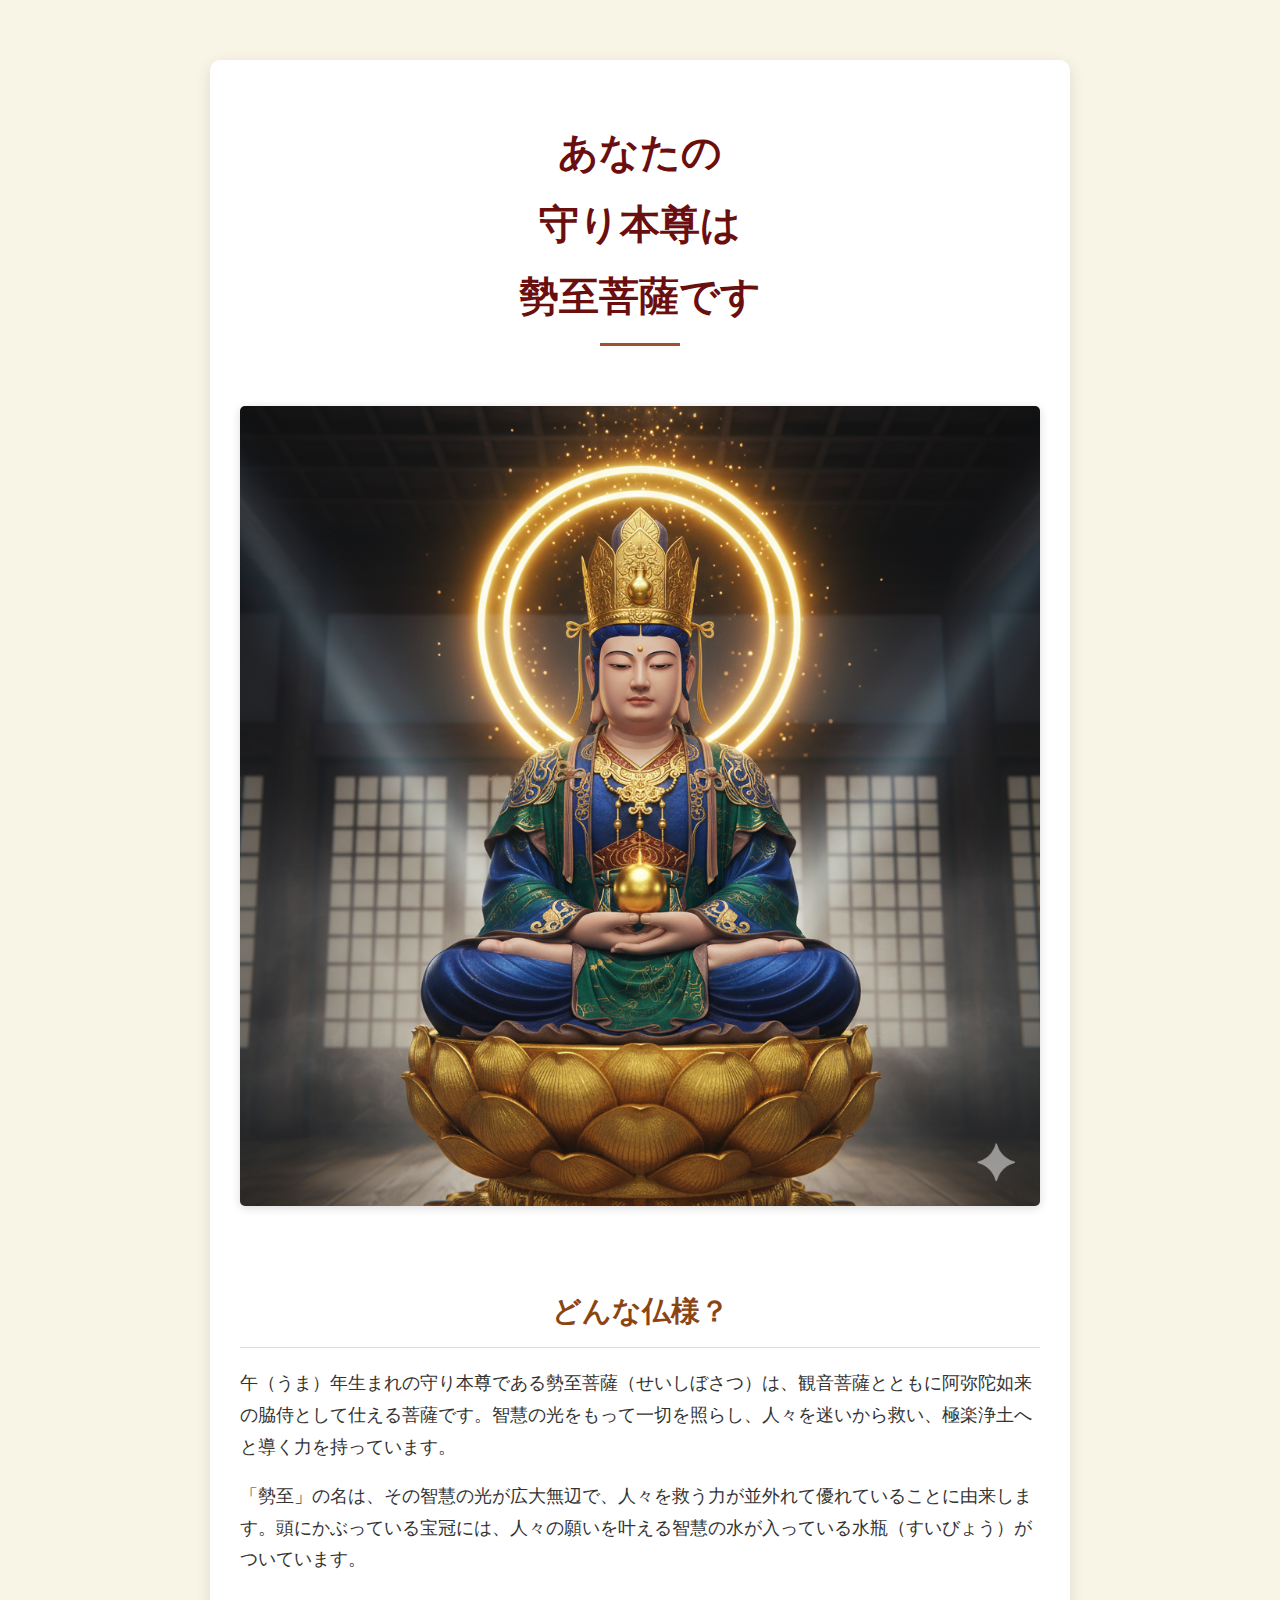
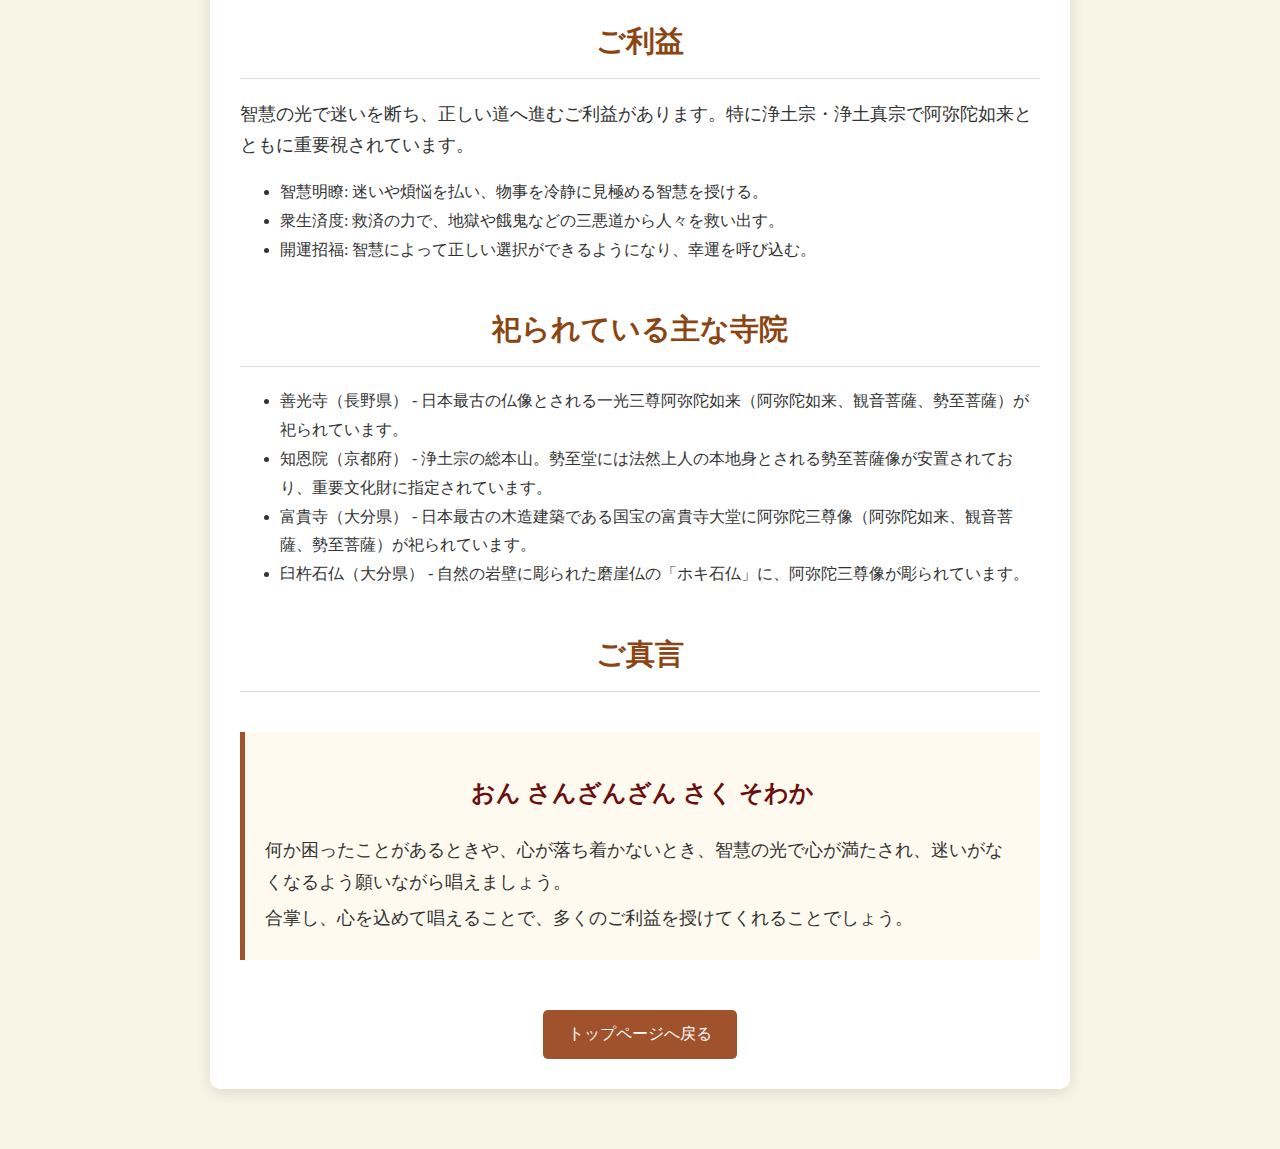
<file: seishi.html>
<!DOCTYPE html>
<html lang="ja">
<head>
    <meta charset="UTF-8">
    <meta name="viewport" content="width=device-width, initial-scale=1.0">
    <title>勢至菩薩 - あなたの守り本尊</title>
    <link rel="stylesheet" href="style.css">
</head>
<body class="intro-page-body">
    
    <div class="container">
        <h1>あなたの<br>守り本尊は<br>勢至菩薩です</h1>
        
        <img src="seishi.png" alt="勢至菩薩の画像" class="buddha-image"> 
        
        <h2>どんな仏様？</h2>
        <div class="description-section">
            <p>午（うま）年生まれの守り本尊である勢至菩薩（せいしぼさつ）は、観音菩薩とともに阿弥陀如来の脇侍として仕える菩薩です。智慧の光をもって一切を照らし、人々を迷いから救い、極楽浄土へと導く力を持っています。</p>
            <p>「勢至」の名は、その智慧の光が広大無辺で、人々を救う力が並外れて優れていることに由来します。頭にかぶっている宝冠には、人々の願いを叶える智慧の水が入っている水瓶（すいびょう）がついています。</p>
        </div>

        <h2>ご利益</h2>
        <div class="description-section">
            <p>智慧の光で迷いを断ち、正しい道へ進むご利益があります。特に浄土宗・浄土真宗で阿弥陀如来とともに重要視されています。</p>
            <ul>
                <li>智慧明瞭: 迷いや煩悩を払い、物事を冷静に見極める智慧を授ける。</li>
                <li>衆生済度: 救済の力で、地獄や餓鬼などの三悪道から人々を救い出す。</li>
                <li>開運招福: 智慧によって正しい選択ができるようになり、幸運を呼び込む。</li>
            </ul>
        </div>

        <h2>祀られている主な寺院</h2>
        <div class="description-section">
            <ul>
                <li>善光寺（長野県） - 日本最古の仏像とされる一光三尊阿弥陀如来（阿弥陀如来、観音菩薩、勢至菩薩）が祀られています。</li>
                <li>知恩院（京都府） - 浄土宗の総本山。勢至堂には法然上人の本地身とされる勢至菩薩像が安置されており、重要文化財に指定されています。</li>
                <li>富貴寺（大分県） - 日本最古の木造建築である国宝の富貴寺大堂に阿弥陀三尊像（阿弥陀如来、観音菩薩、勢至菩薩）が祀られています。</li>
                <li>臼杵石仏（大分県） - 自然の岩壁に彫られた磨崖仏の「ホキ石仏」に、阿弥陀三尊像が彫られています。</li>
            </ul>
        </div>

        <h2>ご真言</h2>
        <div class="mantra-section">
            <p class="mantra-text">おん さんざんざん さく そわか</p>
            <p>何か困ったことがあるときや、心が落ち着かないとき、智慧の光で心が満たされ、迷いがなくなるよう願いながら唱えましょう。</p>
            <p>合掌し、心を込めて唱えることで、多くのご利益を授けてくれることでしょう。</p>
        </div>

        <a href="index.html" class="back-link">トップページへ戻る</a>
    </div>
</body>
</html>
</file>
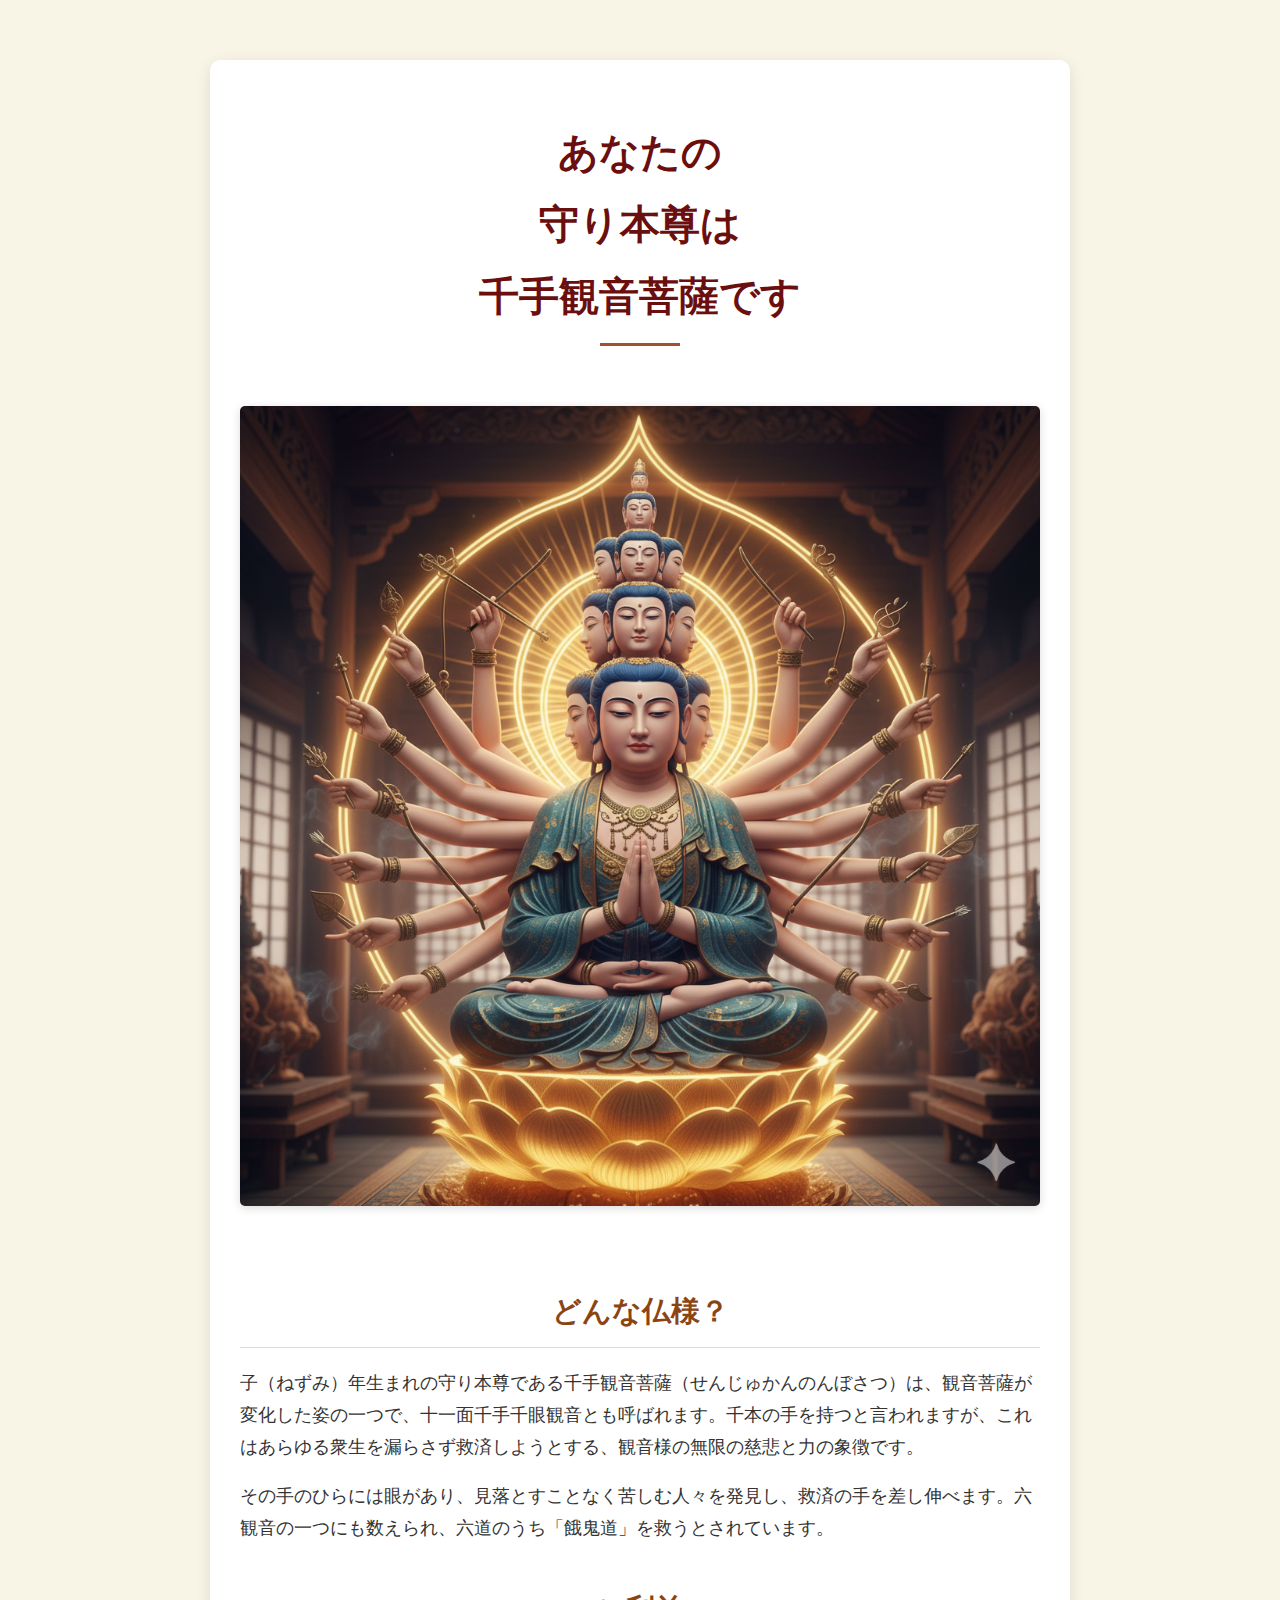
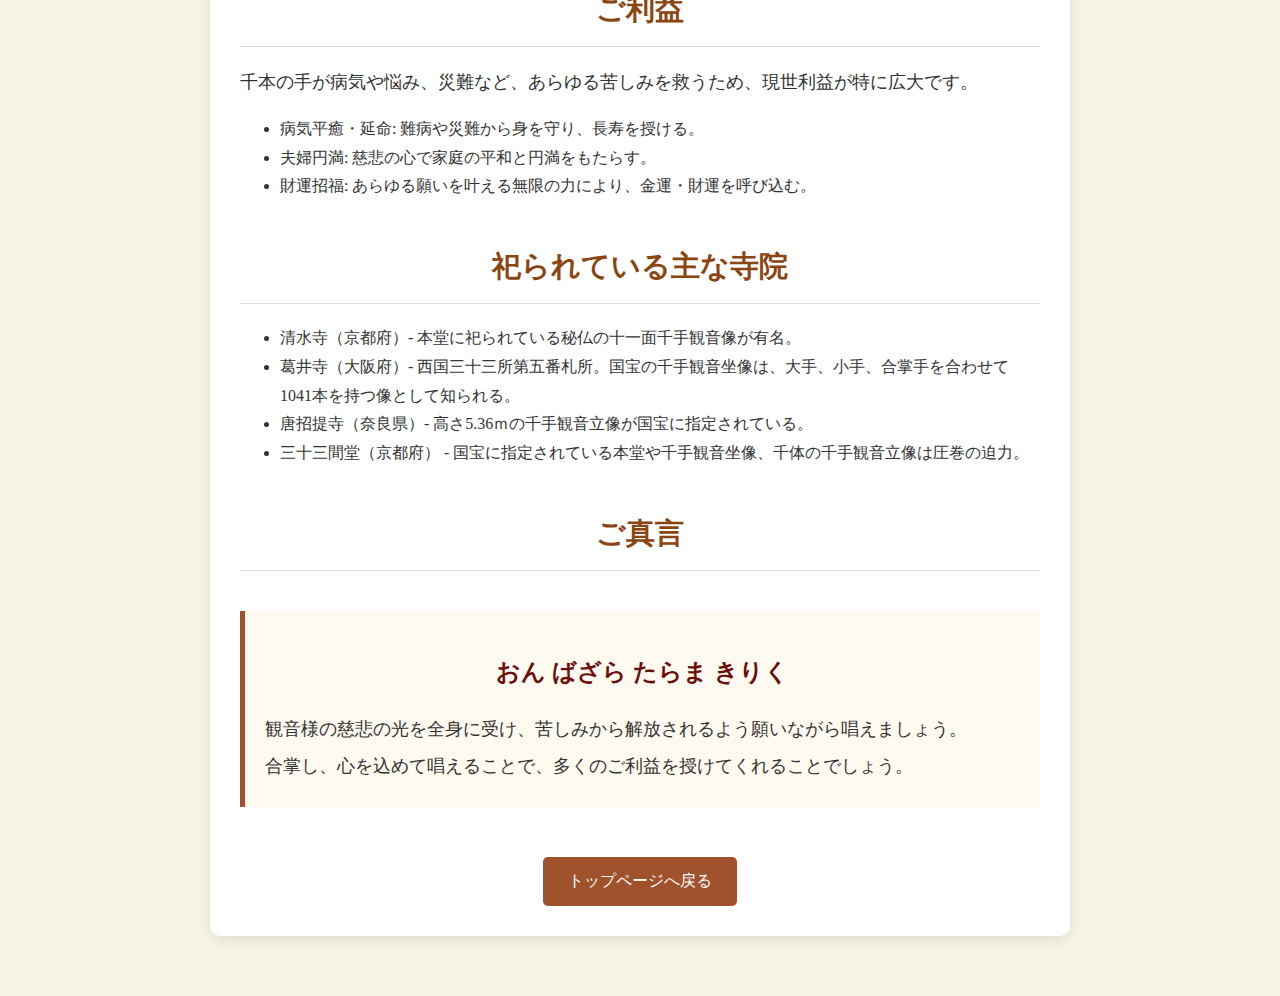
<file: senju.html>
<!DOCTYPE html>
<html lang="ja">
<head>
    <meta charset="UTF-8">
    <meta name="viewport" content="width=device-width, initial-scale=1.0">
    <title>千手観世音菩薩 - あなたの守り本尊</title>
    <link rel="stylesheet" href="style.css">
</head>
<body class="intro-page-body">
    
    <div class="container">
        <h1>あなたの<br>守り本尊は<br>千手観音菩薩です</h1>
        
        <img src="senju.png" alt="千手観音菩薩の画像" class="buddha-image"> 
        
        <h2>どんな仏様？</h2>
        <div class="description-section">
            <p>子（ねずみ）年生まれの守り本尊である千手観音菩薩（せんじゅかんのんぼさつ）は、観音菩薩が変化した姿の一つで、十一面千手千眼観音とも呼ばれます。千本の手を持つと言われますが、これはあらゆる衆生を漏らさず救済しようとする、観音様の無限の慈悲と力の象徴です。</p>
            <p>その手のひらには眼があり、見落とすことなく苦しむ人々を発見し、救済の手を差し伸べます。六観音の一つにも数えられ、六道のうち「餓鬼道」を救うとされています。</p>
        </div>

        <h2>ご利益</h2>
        <div class="description-section">
            <p>千本の手が病気や悩み、災難など、あらゆる苦しみを救うため、現世利益が特に広大です。</p>
            <ul>
                <li>病気平癒・延命: 難病や災難から身を守り、長寿を授ける。</li>
                <li>夫婦円満: 慈悲の心で家庭の平和と円満をもたらす。</li>
                <li>財運招福: あらゆる願いを叶える無限の力により、金運・財運を呼び込む。</li>
            </ul>
        </div>

        <h2>祀られている主な寺院</h2>
        <div class="description-section">
            <ul>
                <li>清水寺（京都府）- 本堂に祀られている秘仏の十一面千手観音像が有名。</li>
                <li>葛井寺（大阪府）- 西国三十三所第五番札所。国宝の千手観音坐像は、大手、小手、合掌手を合わせて1041本を持つ像として知られる。</li>
                <li>唐招提寺（奈良県）- 高さ5.36ｍの千手観音立像が国宝に指定されている。</li>
                <li>三十三間堂（京都府） - 国宝に指定されている本堂や千手観音坐像、千体の千手観音立像は圧巻の迫力。</li>
            </ul>
        </div>

        <h2>ご真言</h2>
        <div class="mantra-section">
            <p class="mantra-text">おん ばざら たらま きりく</p>
            <p>観音様の慈悲の光を全身に受け、苦しみから解放されるよう願いながら唱えましょう。</p>
            <p>合掌し、心を込めて唱えることで、多くのご利益を授けてくれることでしょう。</p>
        </div>

        <a href="index.html" class="back-link">トップページへ戻る</a>
    </div>
</body>
</html>
</file>
<file: style.css>
/* ==================================== */
/* I. 共通スタイル (BASE STYLES) */
/* ==================================== */

body {
    /* フォントと文字色、行の高さの基本設定 */
    font-family: 'Yu Mincho', YuMincho, 'Hiragino Mincho ProN', 'Hiragino Mincho Pro', serif;
    color: #333;
    line-height: 1.8;
    margin: 0;
    padding: 0; 
    text-align: center;
}

li {
    /* リスト項目の左寄せ設定 */
    text-align: left;
}


/* ==================================== */
/* II. 守護仏紹介ページ スタイル (INTRO PAGE) */
/* ==================================== */

/* 1. 紹介ページのbody背景とパディング設定 */
.intro-page-body {
    background-color: #f8f4e6; /* 少し黄みがかった落ち着いた背景色 */
    padding: 20px; 
    min-height: 100vh; /* 画面の高さがコンテンツより低くても背景色を適用 */
}

/* 2. コンテンツボックス (.container) - 紹介ページ */
.container {
    max-width: 800px;
    margin: 40px auto;
    padding: 30px;
    background-color: #fff;
    border-radius: 10px;
    box-shadow: 0 4px 15px rgba(0, 0, 0, 0.1);
}

/* 3. タイトル (h1) - 紹介ページ */
.container h1 {
    font-size: 2.5em;
    color: #6a0e0e; /* 深い赤色 */
    margin-bottom: 20px;
    position: relative;
    padding-bottom: 10px;
}
.container h1::after {
    content: '';
    display: block;
    width: 80px;
    height: 3px;
    background-color: #a0522d; /* 茶色がかった赤 */
    margin: 10px auto 0;
}

/* 4. サブタイトル (h2) - 紹介ページ */
h2 {
    font-size: 1.8em;
    color: #8b4513; /* セピア色 */
    border-bottom: 1px solid #dcdcdc;
    padding-bottom: 10px;
    margin-top: 40px;
    margin-bottom: 20px;
}

/* 5. 画像 (.buddha-image) - 紹介ページ */
.buddha-image {
    max-width: 100%;
    height: auto;
    border-radius: 5px;
    margin: 30px auto;
    box-shadow: 0 2px 10px rgba(0, 0, 0, 0.15);
}

/* 6. 説明文 (.description-section) - 紹介ページ */
.description-section p {
    text-align: left;
    margin-bottom: 15px;
    font-size: 1.1em;
}

/* 7. 真言セクション (.mantra-section) - 紹介ページ */
.mantra-section {
    background-color: #fffaf0; /* アイボリー */
    border-left: 5px solid #a0522d;
    padding: 20px;
    margin-top: 40px;
    text-align: left;
}
.mantra-section p {
    margin: 5px 0;
    font-size: 1.1em;
}
.mantra-section .mantra-text {
    font-size: 1.5em;
    font-weight: bold;
    color: #6a0e0e;
    text-align: center;
    margin: 20px 0;
}

/* 8. 戻るリンク (.back-link) - 紹介ページ */
.back-link {
    display: inline-block;
    margin-top: 50px;
    padding: 10px 25px;
    background-color: #a0522d;
    color: #fff;
    text-decoration: none;
    border-radius: 5px;
    transition: background-color 0.3s ease;
}
.back-link:hover {
    background-color: #8b4513;
}


/* ==================================== */
/* III. TOPページ スタイル (HOME PAGE) */
/* ==================================== */

/* 1. TOPページのbody背景設定 */
.top-page-body {
    background-image: url('gokuraku_bg.png'); /* 画像のパス */
    background-size: cover; /* PC表示では画面全体を覆うように設定 */
    background-repeat: no-repeat;
    background-attachment: fixed;
    background-position: center center;
    background-color: #f8e1e1; 
    line-height: 1.6;
    margin: 0; /* bodyで設定済みだが、画像設定のため念のため維持 */
    padding: 0; /* bodyで設定済みだが、画像設定のため念のため維持 */
    min-height: 100vh; /* 画面の高さを確保 */
    /* ★追加: TOPページ専用でスクロールを非表示にする設定 */
    overflow-y: hidden; 
    overflow-x: hidden;
    height: 100vh; /* 画面高に合わせる (min-height: 100vh から変更) */
}

/* 2. コンテンツボックス (.top-page-container) - TOPページ */
.top-page-container {
    width: 80%;
    max-width: 600px;
    
    /* PC表示でのコンテンツ位置 */
    margin: 200px auto 40px; 
    
    padding: 40px;
    background-color: rgba(255, 255, 255, 0.85); /* 半透明の白 */
    border-radius: 15px;
    box-shadow: 0 8px 20px rgba(0, 0, 0, 0.2);
    color: #333;
}

/* 3. タイトル (h1) - TOPページ */
.top-page-container h1 {
    font-family: 'Yu Mincho', YuMincho, serif;
    font-size: 2em;
    color: #6a0e0e;
    letter-spacing: 0.1em;
    border-bottom: 2px solid #e0b4a4;
    padding-bottom: 10px;
    margin-bottom: 25px; 
}

/* 4. 入力フィールド (#yearInput) - TOPページ */
#yearInput {
    padding: 12px;
    font-size: 1.1em;
    border: 2px solid #e0b4a4;
    border-radius: 8px;
    text-align: center;
    width: 60%;
    max-width: 200px;
    box-shadow: inset 0 1px 3px rgba(0, 0, 0, 0.1);
    margin-right: 10px; 
}

/* 5. ボタン (button) - TOPページ */
button {
    padding: 12px 25px;
    font-size: 1.1em;
    font-weight: bold;
    color: #ffffff;
    background-color: #a0522d;
    border: none;
    border-radius: 8px;
    cursor: pointer;
    transition: background-color 0.3s ease, transform 0.1s ease;
    box-shadow: 0 4px 6px rgba(0, 0, 0, 0.2);
}
button:hover {
    background-color: #8b4513;
    transform: translateY(-2px);
}

/* ==================================== */
/* IV. レスポンシブ対応 (MEDIA QUERIES) */
/* ==================================== */

@media (max-width: 600px) {
    /* 画面幅が600px以下のデバイス（主にスマートフォン）に適用 */

    /* 1. TOPページ背景の調整 (画像の見え方の修正) */
    .top-page-body {
        /* 横幅を画面いっぱいにし、縦に切り取られるのを防ぎます */
        background-size: 100% auto; 
        
        /* 画像を画面上端に固定することで、コンテンツの位置調整がしやすくなります */
        background-position: center top; 
    }

    /* 2. TOPページ コンテンツ (.top-page-container) の調整 */
    .top-page-container {
        /* ★修正点: スマホでのコンテンツの上マージンを減らします。 */
        /* 例: 15vh（画面高の15%）から 10vh（画面高の10%）に変更 */
        /* または、固定値 (例: 80px) に変更し、画像の上部に近づけます。 */
        margin: 10vh auto; 
        
        padding: 30px 20px; 
        width: 90%; 
        max-width: none; 
    }
    
    /* 3. 紹介ページの余白を調整 */
    .intro-page-body {
        padding: 10px; 
    }
    
    /* 4. 紹介ページのコンテナ幅調整 */
    .container {
        margin: 20px auto; 
    }

    /* 5. タイトル (h1) の文字サイズを小さく */
    .top-page-container h1, .container h1 {
        font-size: 1.8em;
    }

    /* 6. 入力とボタンを縦に並べる調整 */
    #yearInput {
        width: 90%; 
        margin: 10px 0; 
        display: block; 
    }
    
    button {
        width: 90%; 
        margin-top: 15px;
        display: block; 
    }
}
</file>
